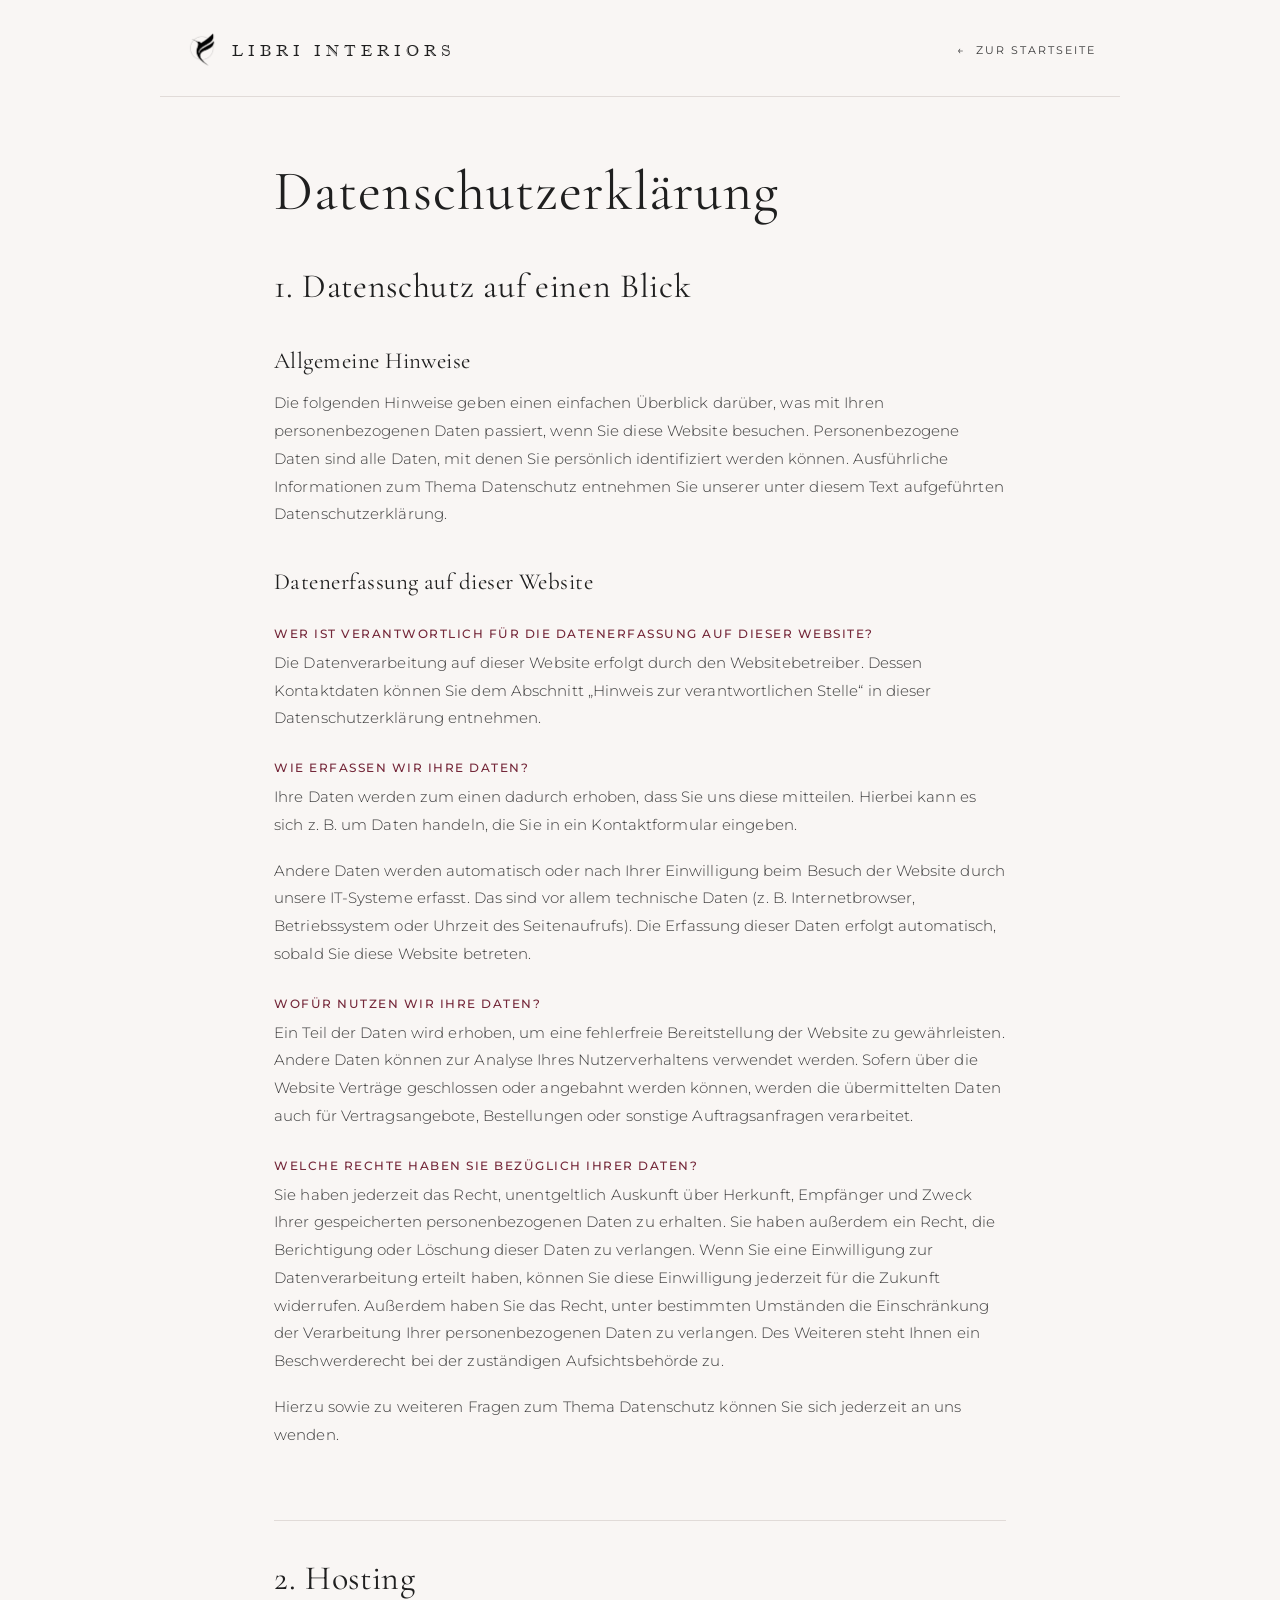
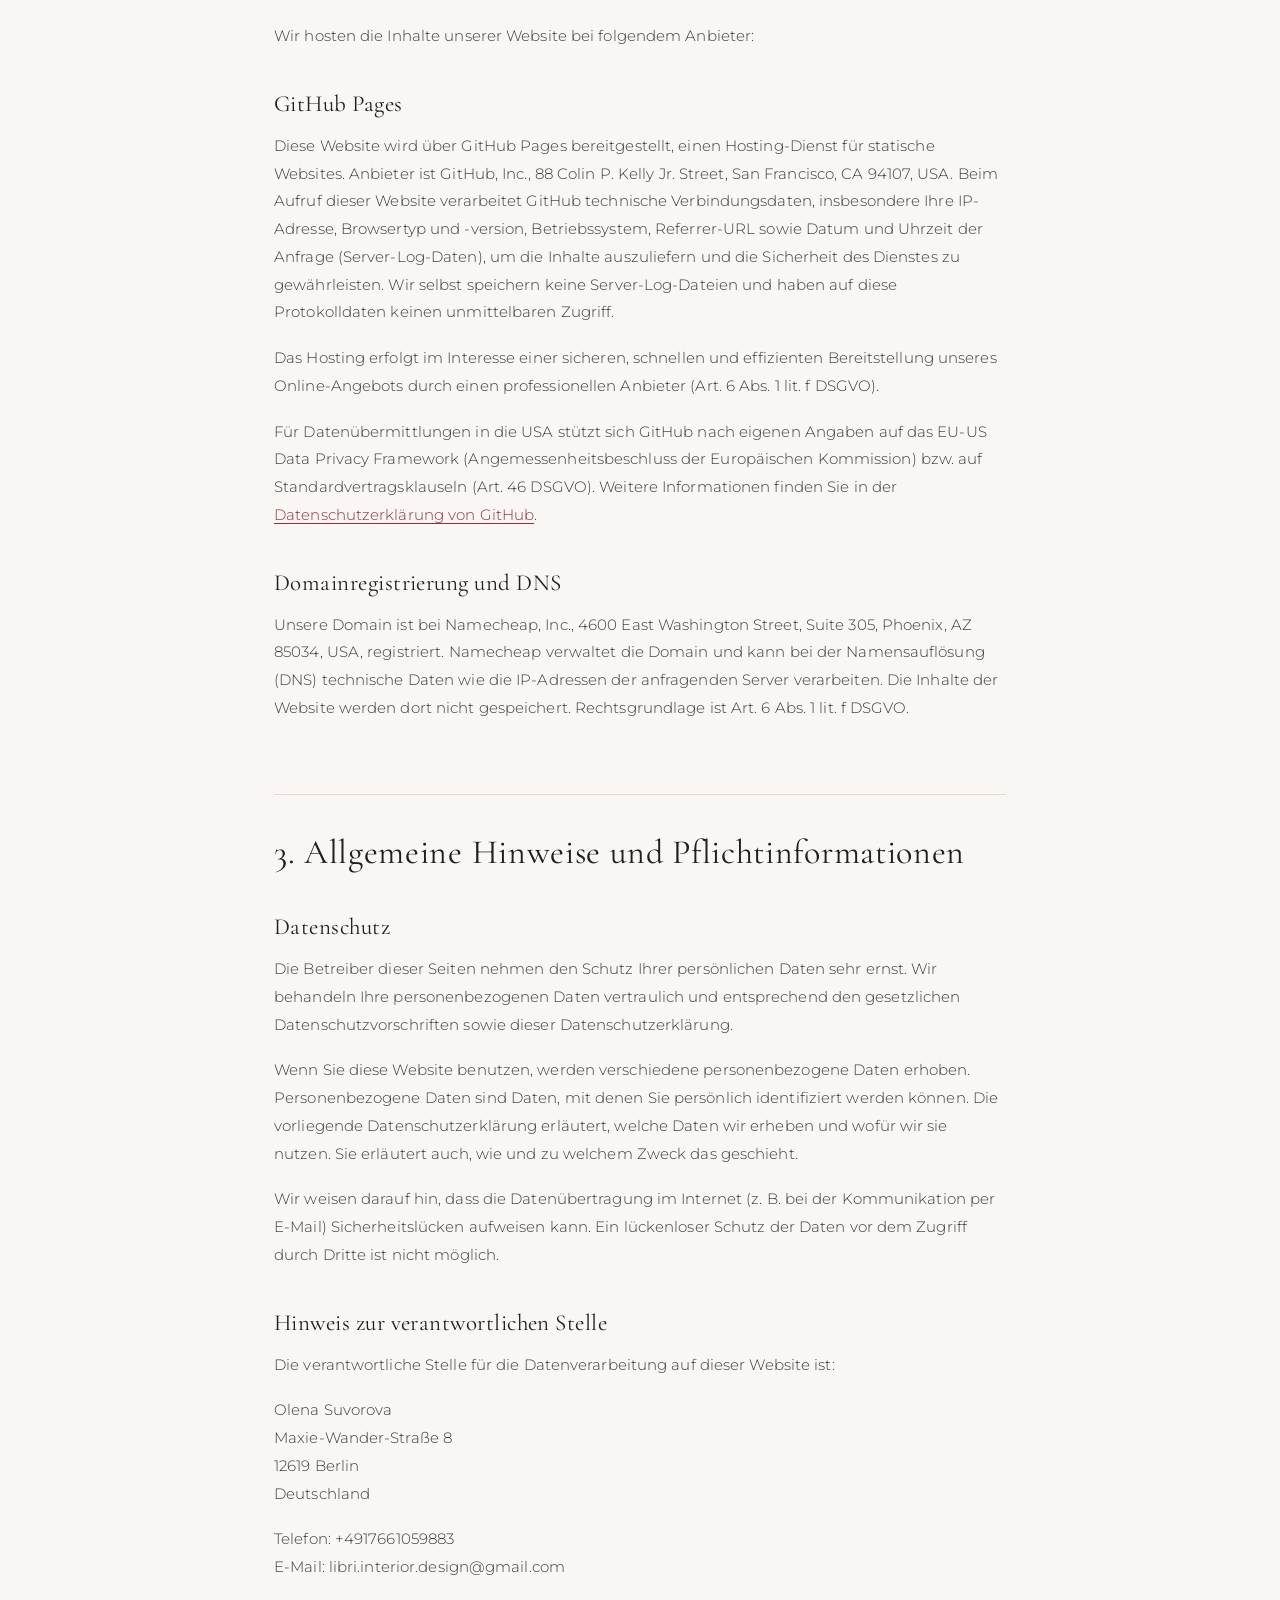
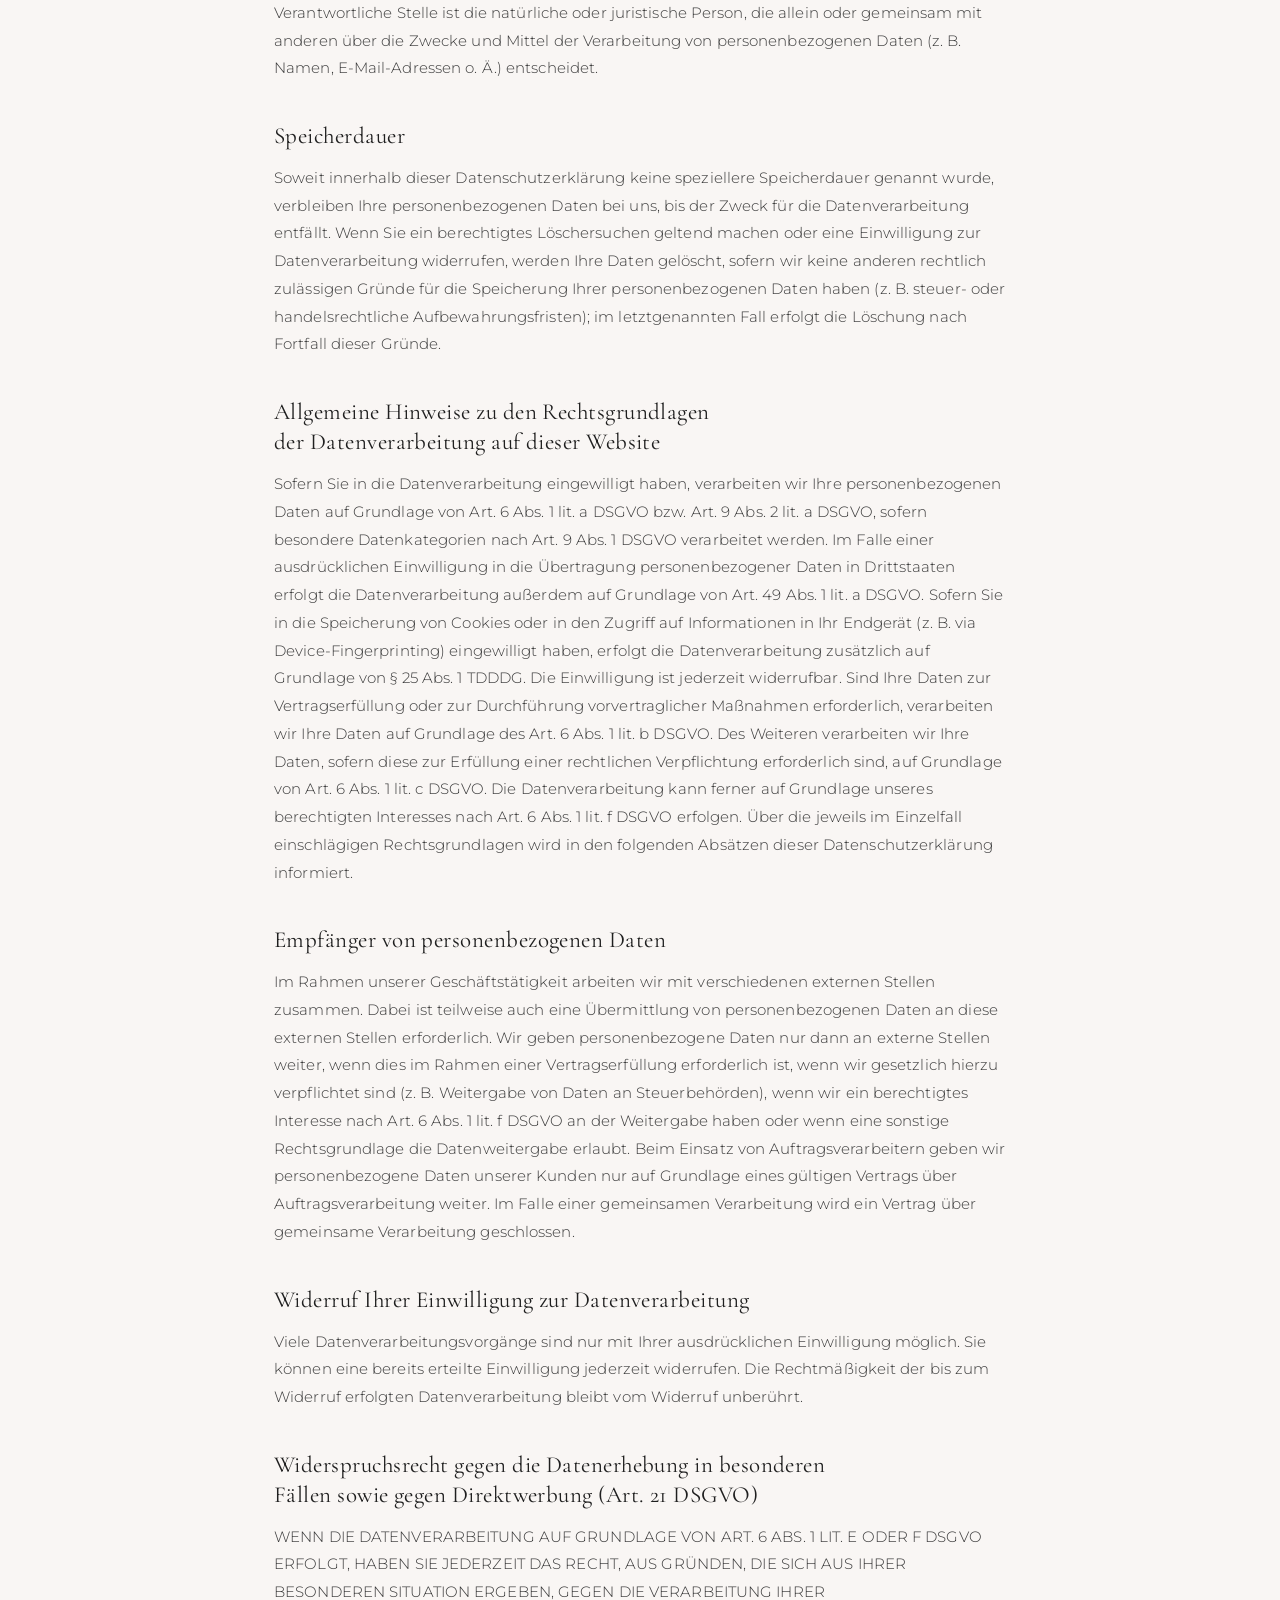
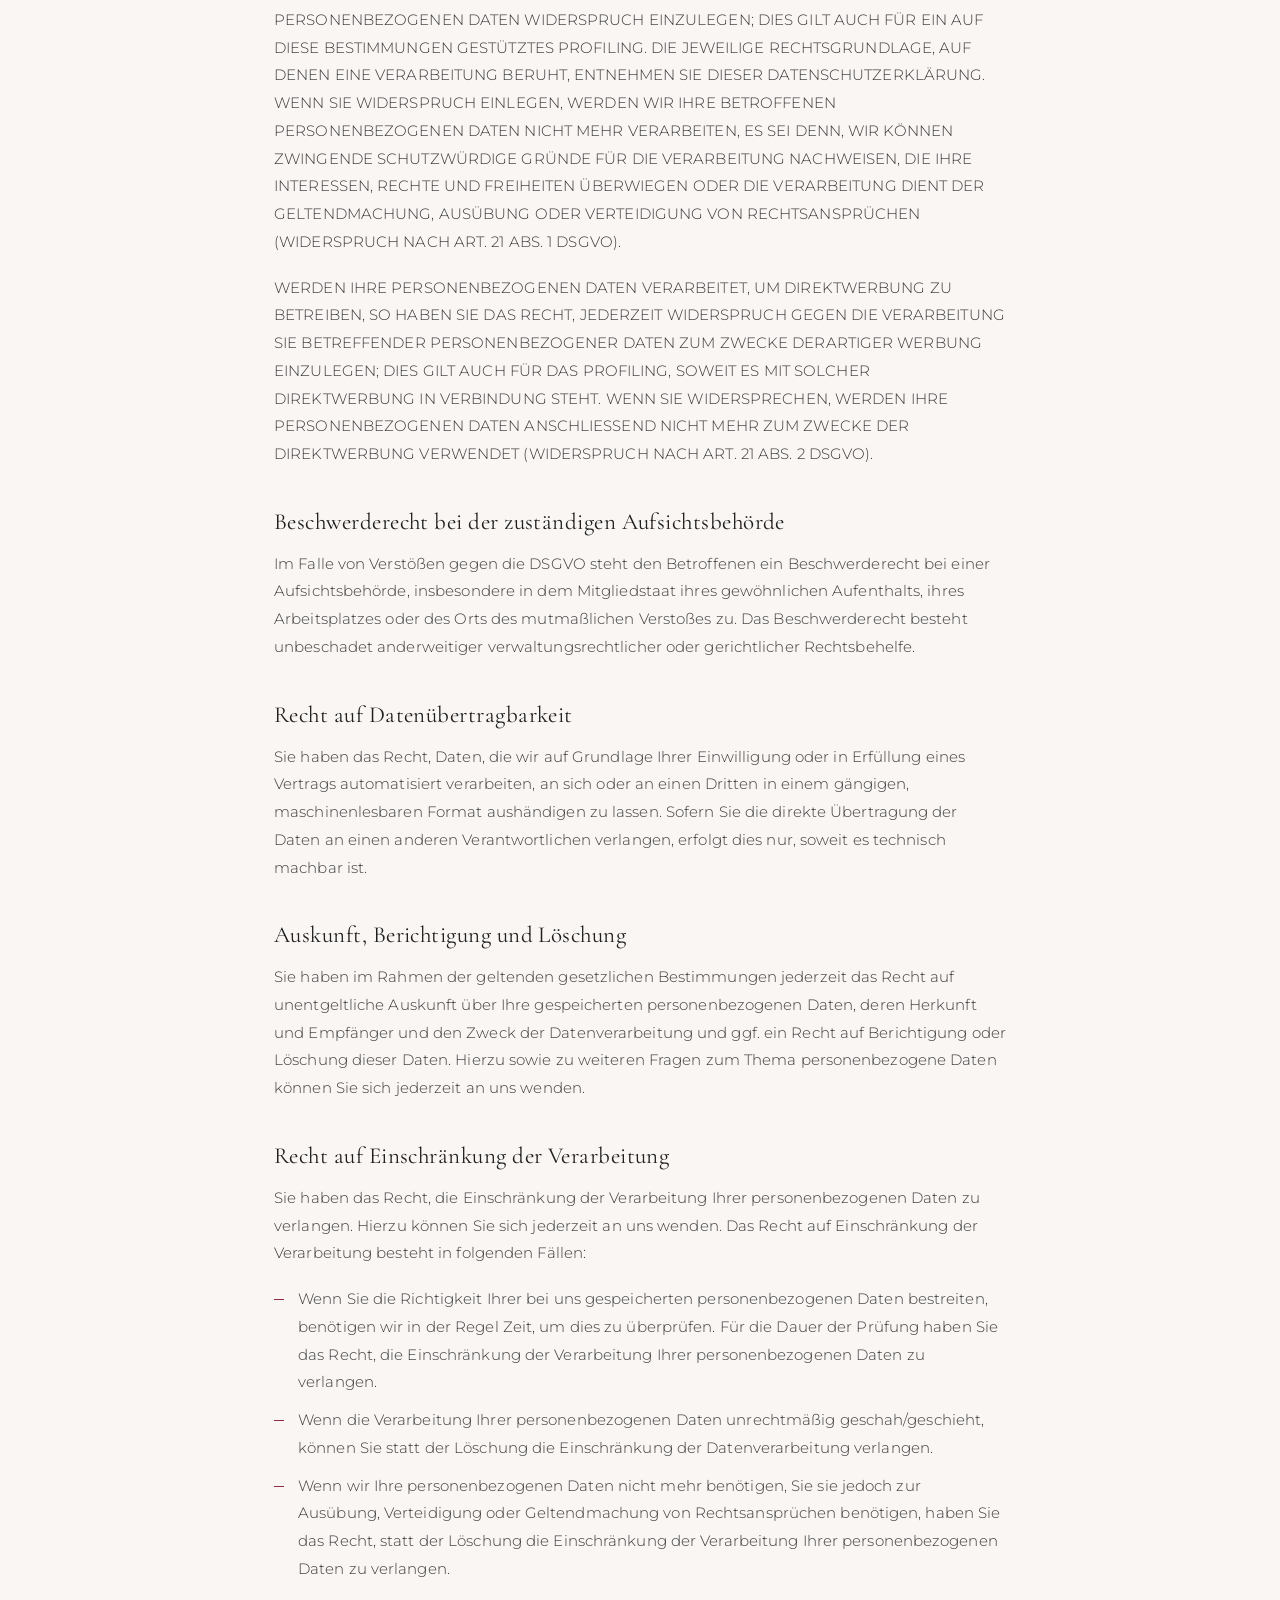
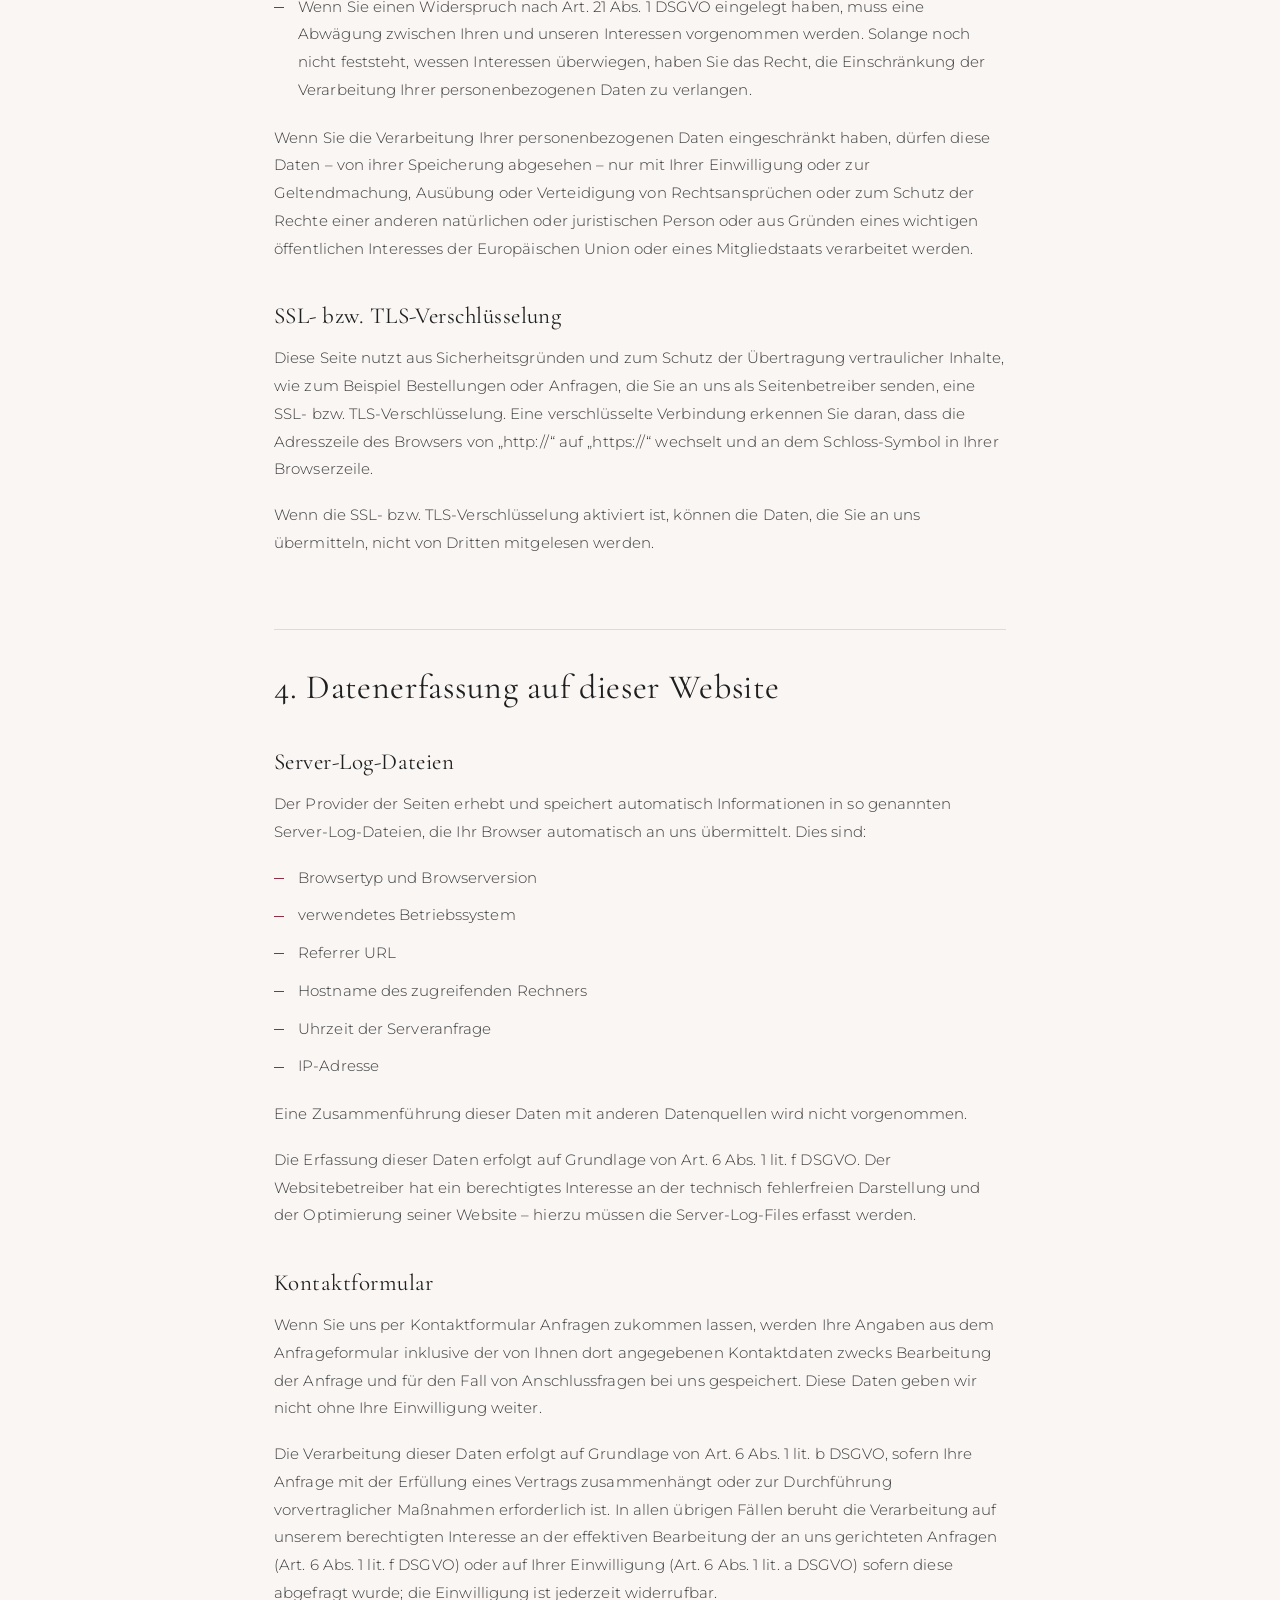
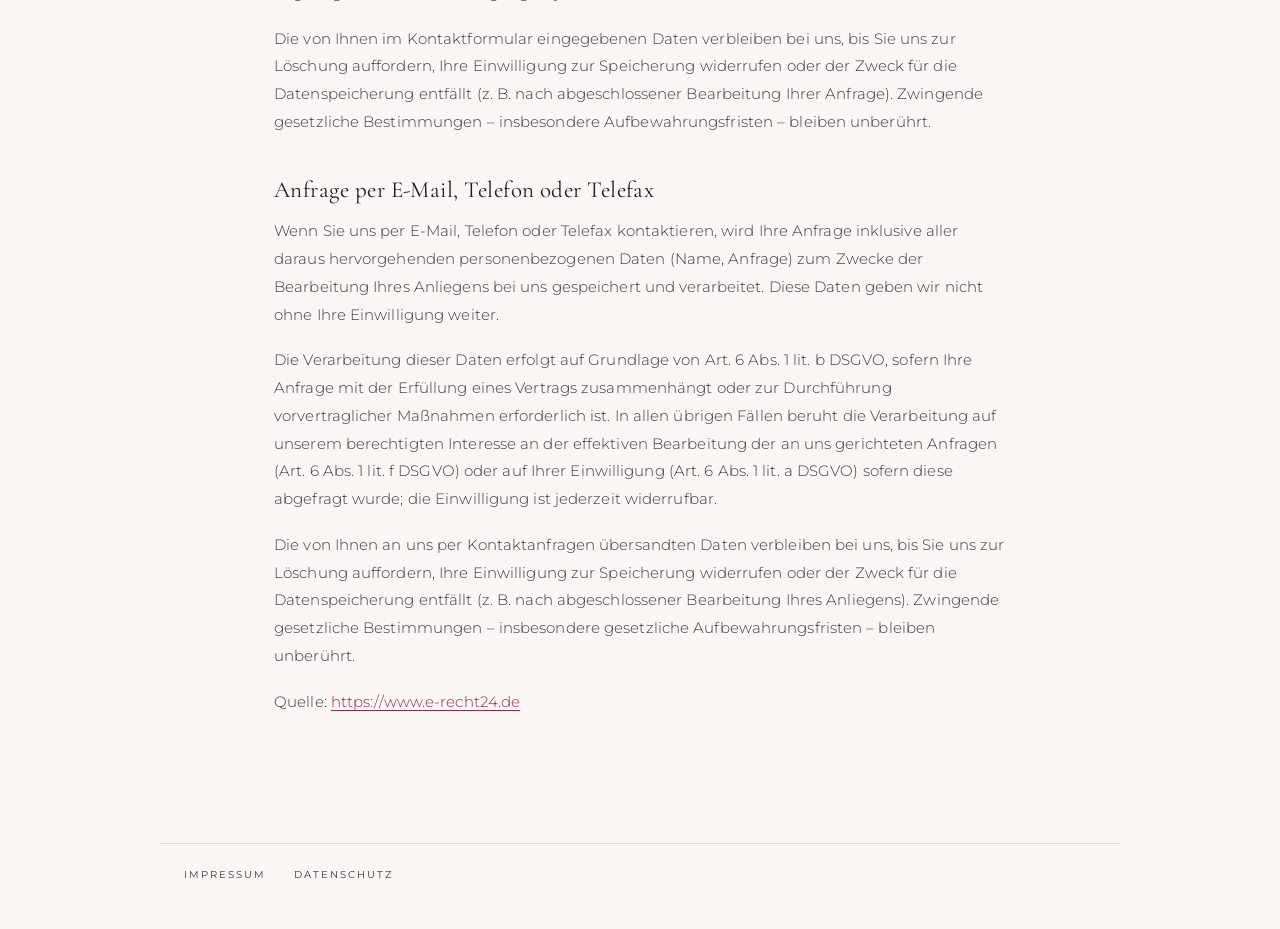
<file: datenschutz.html>
<!DOCTYPE html>
<html lang="de">
<head>
  <meta charset="UTF-8">
  <meta name="viewport" content="width=device-width, initial-scale=1">
  <title>Datenschutzerklärung – Libri Interiors</title>
  <meta name="robots" content="noindex, follow">
  <link rel="preconnect" href="https://fonts.googleapis.com">
  <link rel="preconnect" href="https://fonts.gstatic.com" crossorigin>
  <link rel="stylesheet" href="https://fonts.googleapis.com/css2?family=Cormorant+Garamond:ital,wght@0,300;0,400;0,500;0,600;1,300;1,400;1,500&family=Montserrat:wght@300;400;500;600&display=swap">
  <link rel="stylesheet" href="style/index.css">
  <link rel="stylesheet" href="style/legal.css">
  <link rel="stylesheet" href="style/datenschutz.css">
  <link rel="icon" type="image/png" href="img/favicon/kolibri1.png">
</head>
<body class="legal-body page-datenschutz" data-page="datenschutz">
  <header class="legal-header">
    <div>
      <a href="index.html" class="brand-logo-link" aria-label="LIBRI INTERIORS – Startseite" data-i18n="[aria-label]logo_label">
        <img src="img/favicon/kolibri1.png" alt="" class="brand-logo-img">
        <span class="legal-logo">LIBRI INTERIORS</span>
      </a>
    </div>
    <a href="index.html" class="legal-back" data-i18n="back">Zur Startseite</a>
  </header>
 
  <main class="legal-page" data-i18n="content">
    <h1>Datenschutz&shy;erkl&auml;rung</h1>
<h2>1. Datenschutz auf einen Blick</h2>
<h3>Allgemeine Hinweise</h3> <p>Die folgenden Hinweise geben einen einfachen &Uuml;berblick dar&uuml;ber, was mit Ihren personenbezogenen Daten passiert, wenn Sie diese Website besuchen. Personenbezogene Daten sind alle Daten, mit denen Sie pers&ouml;nlich identifiziert werden k&ouml;nnen. Ausf&uuml;hrliche Informationen zum Thema Datenschutz entnehmen Sie unserer unter diesem Text aufgef&uuml;hrten Datenschutzerkl&auml;rung.</p>
<h3>Datenerfassung auf dieser Website</h3> <h4>Wer ist verantwortlich f&uuml;r die Datenerfassung auf dieser Website?</h4> <p>Die Datenverarbeitung auf dieser Website erfolgt durch den Websitebetreiber. Dessen Kontaktdaten k&ouml;nnen Sie dem Abschnitt &bdquo;Hinweis zur verantwortlichen Stelle&ldquo; in dieser Datenschutzerkl&auml;rung entnehmen.</p> <h4>Wie erfassen wir Ihre Daten?</h4> <p>Ihre Daten werden zum einen dadurch erhoben, dass Sie uns diese mitteilen. Hierbei kann es sich z.&nbsp;B. um Daten handeln, die Sie in ein Kontaktformular eingeben.</p> <p>Andere Daten werden automatisch oder nach Ihrer Einwilligung beim Besuch der Website durch unsere IT-Systeme erfasst. Das sind vor allem technische Daten (z.&nbsp;B. Internetbrowser, Betriebssystem oder Uhrzeit des Seitenaufrufs). Die Erfassung dieser Daten erfolgt automatisch, sobald Sie diese Website betreten.</p> <h4>Wof&uuml;r nutzen wir Ihre Daten?</h4> <p>Ein Teil der Daten wird erhoben, um eine fehlerfreie Bereitstellung der Website zu gew&auml;hrleisten. Andere Daten k&ouml;nnen zur Analyse Ihres Nutzerverhaltens verwendet werden. Sofern &uuml;ber die Website Vertr&auml;ge geschlossen oder angebahnt werden k&ouml;nnen, werden die &uuml;bermittelten Daten auch f&uuml;r Vertragsangebote, Bestellungen oder sonstige Auftragsanfragen verarbeitet.</p> <h4>Welche Rechte haben Sie bez&uuml;glich Ihrer Daten?</h4> <p>Sie haben jederzeit das Recht, unentgeltlich Auskunft &uuml;ber Herkunft, Empf&auml;nger und Zweck Ihrer gespeicherten personenbezogenen Daten zu erhalten. Sie haben au&szlig;erdem ein Recht, die Berichtigung oder L&ouml;schung dieser Daten zu verlangen. Wenn Sie eine Einwilligung zur Datenverarbeitung erteilt haben, k&ouml;nnen Sie diese Einwilligung jederzeit f&uuml;r die Zukunft widerrufen. Au&szlig;erdem haben Sie das Recht, unter bestimmten Umst&auml;nden die Einschr&auml;nkung der Verarbeitung Ihrer personenbezogenen Daten zu verlangen. Des Weiteren steht Ihnen ein Beschwerderecht bei der zust&auml;ndigen Aufsichtsbeh&ouml;rde zu.</p> <p>Hierzu sowie zu weiteren Fragen zum Thema Datenschutz k&ouml;nnen Sie sich jederzeit an uns wenden.</p>
<h2>2. Hosting</h2>
<p>Wir hosten die Inhalte unserer Website bei folgendem Anbieter:</p>
<h3>GitHub Pages</h3>
<p>Diese Website wird über GitHub Pages bereitgestellt, einen Hosting-Dienst für statische Websites. Anbieter ist GitHub, Inc., 88 Colin P. Kelly Jr. Street, San Francisco, CA 94107, USA. Beim Aufruf dieser Website verarbeitet GitHub technische Verbindungsdaten, insbesondere Ihre IP-Adresse, Browsertyp und -version, Betriebssystem, Referrer-URL sowie Datum und Uhrzeit der Anfrage (Server-Log-Daten), um die Inhalte auszuliefern und die Sicherheit des Dienstes zu gewährleisten. Wir selbst speichern keine Server-Log-Dateien und haben auf diese Protokolldaten keinen unmittelbaren Zugriff.</p>
<p>Das Hosting erfolgt im Interesse einer sicheren, schnellen und effizienten Bereitstellung unseres Online-Angebots durch einen professionellen Anbieter (Art. 6 Abs. 1 lit. f DSGVO).</p>
<p>Für Datenübermittlungen in die USA stützt sich GitHub nach eigenen Angaben auf das EU-US Data Privacy Framework (Angemessenheitsbeschluss der Europäischen Kommission) bzw. auf Standardvertragsklauseln (Art. 46 DSGVO). Weitere Informationen finden Sie in der <a href='https://docs.github.com/en/site-policy/privacy-policies/github-privacy-statement'>Datenschutzerklärung von GitHub</a>.</p>
<h3>Domainregistrierung und DNS</h3>
<p>Unsere Domain ist bei Namecheap, Inc., 4600 East Washington Street, Suite 305, Phoenix, AZ 85034, USA, registriert. Namecheap verwaltet die Domain und kann bei der Namensauflösung (DNS) technische Daten wie die IP-Adressen der anfragenden Server verarbeiten. Die Inhalte der Website werden dort nicht gespeichert. Rechtsgrundlage ist Art. 6 Abs. 1 lit. f DSGVO.</p>
<h2>3. Allgemeine Hinweise und Pflicht&shy;informationen</h2>
<h3>Datenschutz</h3> <p>Die Betreiber dieser Seiten nehmen den Schutz Ihrer pers&ouml;nlichen Daten sehr ernst. Wir behandeln Ihre personenbezogenen Daten vertraulich und entsprechend den gesetzlichen Datenschutzvorschriften sowie dieser Datenschutzerkl&auml;rung.</p> <p>Wenn Sie diese Website benutzen, werden verschiedene personenbezogene Daten erhoben. Personenbezogene Daten sind Daten, mit denen Sie pers&ouml;nlich identifiziert werden k&ouml;nnen. Die vorliegende Datenschutzerkl&auml;rung erl&auml;utert, welche Daten wir erheben und wof&uuml;r wir sie nutzen. Sie erl&auml;utert auch, wie und zu welchem Zweck das geschieht.</p> <p>Wir weisen darauf hin, dass die Daten&uuml;bertragung im Internet (z.&nbsp;B. bei der Kommunikation per E-Mail) Sicherheitsl&uuml;cken aufweisen kann. Ein l&uuml;ckenloser Schutz der Daten vor dem Zugriff durch Dritte ist nicht m&ouml;glich.</p>
<h3>Hinweis zur verantwortlichen Stelle</h3> <p>Die verantwortliche Stelle f&uuml;r die Datenverarbeitung auf dieser Website ist:</p> <p>Olena Suvorova<br />
Maxie-Wander-Stra&szlig;e 8<br />
12619 Berlin <br />
Deutschland</p>

<p>Telefon: +4917661059883<br />
E-Mail: libri.interior.design@gmail.com</p>
 <p>Verantwortliche Stelle ist die nat&uuml;rliche oder juristische Person, die allein oder gemeinsam mit anderen &uuml;ber die Zwecke und Mittel der Verarbeitung von personenbezogenen Daten (z.&nbsp;B. Namen, E-Mail-Adressen o. &Auml;.) entscheidet.</p>

<h3>Speicherdauer</h3> <p>Soweit innerhalb dieser Datenschutzerkl&auml;rung keine speziellere Speicherdauer genannt wurde, verbleiben Ihre personenbezogenen Daten bei uns, bis der Zweck f&uuml;r die Datenverarbeitung entf&auml;llt. Wenn Sie ein berechtigtes L&ouml;schersuchen geltend machen oder eine Einwilligung zur Datenverarbeitung widerrufen, werden Ihre Daten gel&ouml;scht, sofern wir keine anderen rechtlich zul&auml;ssigen Gr&uuml;nde f&uuml;r die Speicherung Ihrer personenbezogenen Daten haben (z.&nbsp;B. steuer- oder handelsrechtliche Aufbewahrungsfristen); im letztgenannten Fall erfolgt die L&ouml;schung nach Fortfall dieser Gr&uuml;nde.</p>
<h3>Allgemeine Hinweise zu den Rechtsgrundlagen der Datenverarbeitung auf dieser Website</h3> <p>Sofern Sie in die Datenverarbeitung eingewilligt haben, verarbeiten wir Ihre personenbezogenen Daten auf Grundlage von Art. 6 Abs. 1 lit. a DSGVO bzw. Art. 9 Abs. 2 lit. a DSGVO, sofern besondere Datenkategorien nach Art. 9 Abs. 1 DSGVO verarbeitet werden. Im Falle einer ausdr&uuml;cklichen Einwilligung in die &Uuml;bertragung personenbezogener Daten in Drittstaaten erfolgt die Datenverarbeitung au&szlig;erdem auf Grundlage von Art. 49 Abs. 1 lit. a DSGVO. Sofern Sie in die Speicherung von Cookies oder in den Zugriff auf Informationen in Ihr Endger&auml;t (z.&nbsp;B. via Device-Fingerprinting) eingewilligt haben, erfolgt die Datenverarbeitung zus&auml;tzlich auf Grundlage von &sect; 25 Abs. 1 TDDDG. Die Einwilligung ist jederzeit widerrufbar. Sind Ihre Daten zur Vertragserf&uuml;llung oder zur Durchf&uuml;hrung vorvertraglicher Ma&szlig;nahmen erforderlich, verarbeiten wir Ihre Daten auf Grundlage des Art. 6 Abs. 1 lit. b DSGVO. Des Weiteren verarbeiten wir Ihre Daten, sofern diese zur Erf&uuml;llung einer rechtlichen Verpflichtung erforderlich sind, auf Grundlage von Art. 6 Abs. 1 lit. c DSGVO. Die Datenverarbeitung kann ferner auf Grundlage unseres berechtigten Interesses nach Art. 6 Abs. 1 lit. f DSGVO erfolgen. &Uuml;ber die jeweils im Einzelfall einschl&auml;gigen Rechtsgrundlagen wird in den folgenden Abs&auml;tzen dieser Datenschutzerkl&auml;rung informiert.</p>
<h3>Empf&auml;nger von personenbezogenen Daten</h3> <p>Im Rahmen unserer Gesch&auml;ftst&auml;tigkeit arbeiten wir mit verschiedenen externen Stellen zusammen. Dabei ist teilweise auch eine &Uuml;bermittlung von personenbezogenen Daten an diese externen Stellen erforderlich. Wir geben personenbezogene Daten nur dann an externe Stellen weiter, wenn dies im Rahmen einer Vertragserf&uuml;llung erforderlich ist, wenn wir gesetzlich hierzu verpflichtet sind (z.&nbsp;B. Weitergabe von Daten an Steuerbeh&ouml;rden), wenn wir ein berechtigtes Interesse nach Art. 6 Abs. 1 lit. f DSGVO an der Weitergabe haben oder wenn eine sonstige Rechtsgrundlage die Datenweitergabe erlaubt. Beim Einsatz von Auftragsverarbeitern geben wir personenbezogene Daten unserer Kunden nur auf Grundlage eines g&uuml;ltigen Vertrags &uuml;ber Auftragsverarbeitung weiter. Im Falle einer gemeinsamen Verarbeitung wird ein Vertrag &uuml;ber gemeinsame Verarbeitung geschlossen.</p>
<h3>Widerruf Ihrer Einwilligung zur Datenverarbeitung</h3> <p>Viele Datenverarbeitungsvorg&auml;nge sind nur mit Ihrer ausdr&uuml;cklichen Einwilligung m&ouml;glich. Sie k&ouml;nnen eine bereits erteilte Einwilligung jederzeit widerrufen. Die Rechtm&auml;&szlig;igkeit der bis zum Widerruf erfolgten Datenverarbeitung bleibt vom Widerruf unber&uuml;hrt.</p>
<h3>Widerspruchsrecht gegen die Datenerhebung in besonderen F&auml;llen sowie gegen Direktwerbung (Art. 21 DSGVO)</h3> <p>WENN DIE DATENVERARBEITUNG AUF GRUNDLAGE VON ART. 6 ABS. 1 LIT. E ODER F DSGVO ERFOLGT, HABEN SIE JEDERZEIT DAS RECHT, AUS GR&Uuml;NDEN, DIE SICH AUS IHRER BESONDEREN SITUATION ERGEBEN, GEGEN DIE VERARBEITUNG IHRER PERSONENBEZOGENEN DATEN WIDERSPRUCH EINZULEGEN; DIES GILT AUCH F&Uuml;R EIN AUF DIESE BESTIMMUNGEN GEST&Uuml;TZTES PROFILING. DIE JEWEILIGE RECHTSGRUNDLAGE, AUF DENEN EINE VERARBEITUNG BERUHT, ENTNEHMEN SIE DIESER DATENSCHUTZERKL&Auml;RUNG. WENN SIE WIDERSPRUCH EINLEGEN, WERDEN WIR IHRE BETROFFENEN PERSONENBEZOGENEN DATEN NICHT MEHR VERARBEITEN, ES SEI DENN, WIR K&Ouml;NNEN ZWINGENDE SCHUTZW&Uuml;RDIGE GR&Uuml;NDE F&Uuml;R DIE VERARBEITUNG NACHWEISEN, DIE IHRE INTERESSEN, RECHTE UND FREIHEITEN &Uuml;BERWIEGEN ODER DIE VERARBEITUNG DIENT DER GELTENDMACHUNG, AUS&Uuml;BUNG ODER VERTEIDIGUNG VON RECHTSANSPR&Uuml;CHEN (WIDERSPRUCH NACH ART. 21 ABS. 1 DSGVO).</p> <p>WERDEN IHRE PERSONENBEZOGENEN DATEN VERARBEITET, UM DIREKTWERBUNG ZU BETREIBEN, SO HABEN SIE DAS RECHT, JEDERZEIT WIDERSPRUCH GEGEN DIE VERARBEITUNG SIE BETREFFENDER PERSONENBEZOGENER DATEN ZUM ZWECKE DERARTIGER WERBUNG EINZULEGEN; DIES GILT AUCH F&Uuml;R DAS PROFILING, SOWEIT ES MIT SOLCHER DIREKTWERBUNG IN VERBINDUNG STEHT. WENN SIE WIDERSPRECHEN, WERDEN IHRE PERSONENBEZOGENEN DATEN ANSCHLIESSEND NICHT MEHR ZUM ZWECKE DER DIREKTWERBUNG VERWENDET (WIDERSPRUCH NACH ART. 21 ABS. 2 DSGVO).</p>
<h3>Beschwerde&shy;recht bei der zust&auml;ndigen Aufsichts&shy;beh&ouml;rde</h3> <p>Im Falle von Verst&ouml;&szlig;en gegen die DSGVO steht den Betroffenen ein Beschwerderecht bei einer Aufsichtsbeh&ouml;rde, insbesondere in dem Mitgliedstaat ihres gew&ouml;hnlichen Aufenthalts, ihres Arbeitsplatzes oder des Orts des mutma&szlig;lichen Versto&szlig;es zu. Das Beschwerderecht besteht unbeschadet anderweitiger verwaltungsrechtlicher oder gerichtlicher Rechtsbehelfe.</p>
<h3>Recht auf Daten&shy;&uuml;bertrag&shy;barkeit</h3> <p>Sie haben das Recht, Daten, die wir auf Grundlage Ihrer Einwilligung oder in Erf&uuml;llung eines Vertrags automatisiert verarbeiten, an sich oder an einen Dritten in einem g&auml;ngigen, maschinenlesbaren Format aush&auml;ndigen zu lassen. Sofern Sie die direkte &Uuml;bertragung der Daten an einen anderen Verantwortlichen verlangen, erfolgt dies nur, soweit es technisch machbar ist.</p>
<h3>Auskunft, Berichtigung und L&ouml;schung</h3> <p>Sie haben im Rahmen der geltenden gesetzlichen Bestimmungen jederzeit das Recht auf unentgeltliche Auskunft &uuml;ber Ihre gespeicherten personenbezogenen Daten, deren Herkunft und Empf&auml;nger und den Zweck der Datenverarbeitung und ggf. ein Recht auf Berichtigung oder L&ouml;schung dieser Daten. Hierzu sowie zu weiteren Fragen zum Thema personenbezogene Daten k&ouml;nnen Sie sich jederzeit an uns wenden.</p>
<h3>Recht auf Einschr&auml;nkung der Verarbeitung</h3> <p>Sie haben das Recht, die Einschr&auml;nkung der Verarbeitung Ihrer personenbezogenen Daten zu verlangen. Hierzu k&ouml;nnen Sie sich jederzeit an uns wenden. Das Recht auf Einschr&auml;nkung der Verarbeitung besteht in folgenden F&auml;llen:</p> <ul> <li>Wenn Sie die Richtigkeit Ihrer bei uns gespeicherten personenbezogenen Daten bestreiten, ben&ouml;tigen wir in der Regel Zeit, um dies zu &uuml;berpr&uuml;fen. F&uuml;r die Dauer der Pr&uuml;fung haben Sie das Recht, die Einschr&auml;nkung der Verarbeitung Ihrer personenbezogenen Daten zu verlangen.</li> <li>Wenn die Verarbeitung Ihrer personenbezogenen Daten unrechtm&auml;&szlig;ig geschah/geschieht, k&ouml;nnen Sie statt der L&ouml;schung die Einschr&auml;nkung der Datenverarbeitung verlangen.</li> <li>Wenn wir Ihre personenbezogenen Daten nicht mehr ben&ouml;tigen, Sie sie jedoch zur Aus&uuml;bung, Verteidigung oder Geltendmachung von Rechtsanspr&uuml;chen ben&ouml;tigen, haben Sie das Recht, statt der L&ouml;schung die Einschr&auml;nkung der Verarbeitung Ihrer personenbezogenen Daten zu verlangen.</li> <li>Wenn Sie einen Widerspruch nach Art. 21 Abs. 1 DSGVO eingelegt haben, muss eine Abw&auml;gung zwischen Ihren und unseren Interessen vorgenommen werden. Solange noch nicht feststeht, wessen Interessen &uuml;berwiegen, haben Sie das Recht, die Einschr&auml;nkung der Verarbeitung Ihrer personenbezogenen Daten zu verlangen.</li> </ul> <p>Wenn Sie die Verarbeitung Ihrer personenbezogenen Daten eingeschr&auml;nkt haben, d&uuml;rfen diese Daten &ndash; von ihrer Speicherung abgesehen &ndash; nur mit Ihrer Einwilligung oder zur Geltendmachung, Aus&uuml;bung oder Verteidigung von Rechtsanspr&uuml;chen oder zum Schutz der Rechte einer anderen nat&uuml;rlichen oder juristischen Person oder aus Gr&uuml;nden eines wichtigen &ouml;ffentlichen Interesses der Europ&auml;ischen Union oder eines Mitgliedstaats verarbeitet werden.</p>
<h3>SSL- bzw. TLS-Verschl&uuml;sselung</h3> <p>Diese Seite nutzt aus Sicherheitsgr&uuml;nden und zum Schutz der &Uuml;bertragung vertraulicher Inhalte, wie zum Beispiel Bestellungen oder Anfragen, die Sie an uns als Seitenbetreiber senden, eine SSL- bzw. TLS-Verschl&uuml;sselung. Eine verschl&uuml;sselte Verbindung erkennen Sie daran, dass die Adresszeile des Browsers von &bdquo;http://&ldquo; auf &bdquo;https://&ldquo; wechselt und an dem Schloss-Symbol in Ihrer Browserzeile.</p> <p>Wenn die SSL- bzw. TLS-Verschl&uuml;sselung aktiviert ist, k&ouml;nnen die Daten, die Sie an uns &uuml;bermitteln, nicht von Dritten mitgelesen werden.</p>
<h2>4. Datenerfassung auf dieser Website</h2>
<h3>Server-Log-Dateien</h3> <p>Der Provider der Seiten erhebt und speichert automatisch Informationen in so genannten Server-Log-Dateien, die Ihr Browser automatisch an uns &uuml;bermittelt. Dies sind:</p> <ul> <li>Browsertyp und Browserversion</li> <li>verwendetes Betriebssystem</li> <li>Referrer URL</li> <li>Hostname des zugreifenden Rechners</li> <li>Uhrzeit der Serveranfrage</li> <li>IP-Adresse</li> </ul> <p>Eine Zusammenf&uuml;hrung dieser Daten mit anderen Datenquellen wird nicht vorgenommen.</p> <p>Die Erfassung dieser Daten erfolgt auf Grundlage von Art. 6 Abs. 1 lit. f DSGVO. Der Websitebetreiber hat ein berechtigtes Interesse an der technisch fehlerfreien Darstellung und der Optimierung seiner Website &ndash; hierzu m&uuml;ssen die Server-Log-Files erfasst werden.</p>
<h3>Kontaktformular</h3> <p>Wenn Sie uns per Kontaktformular Anfragen zukommen lassen, werden Ihre Angaben aus dem Anfrageformular inklusive der von Ihnen dort angegebenen Kontaktdaten zwecks Bearbeitung der Anfrage und f&uuml;r den Fall von Anschlussfragen bei uns gespeichert. Diese Daten geben wir nicht ohne Ihre Einwilligung weiter.</p> <p>Die Verarbeitung dieser Daten erfolgt auf Grundlage von Art. 6 Abs. 1 lit. b DSGVO, sofern Ihre Anfrage mit der Erf&uuml;llung eines Vertrags zusammenh&auml;ngt oder zur Durchf&uuml;hrung vorvertraglicher Ma&szlig;nahmen erforderlich ist. In allen &uuml;brigen F&auml;llen beruht die Verarbeitung auf unserem berechtigten Interesse an der effektiven Bearbeitung der an uns gerichteten Anfragen (Art. 6 Abs. 1 lit. f DSGVO) oder auf Ihrer Einwilligung (Art. 6 Abs. 1 lit. a DSGVO) sofern diese abgefragt wurde; die Einwilligung ist jederzeit widerrufbar.</p> <p>Die von Ihnen im Kontaktformular eingegebenen Daten verbleiben bei uns, bis Sie uns zur L&ouml;schung auffordern, Ihre Einwilligung zur Speicherung widerrufen oder der Zweck f&uuml;r die Datenspeicherung entf&auml;llt (z.&nbsp;B. nach abgeschlossener Bearbeitung Ihrer Anfrage). Zwingende gesetzliche Bestimmungen &ndash; insbesondere Aufbewahrungsfristen &ndash; bleiben unber&uuml;hrt.</p>
<h3>Anfrage per E-Mail, Telefon oder Telefax</h3> <p>Wenn Sie uns per E-Mail, Telefon oder Telefax kontaktieren, wird Ihre Anfrage inklusive aller daraus hervorgehenden personenbezogenen Daten (Name, Anfrage) zum Zwecke der Bearbeitung Ihres Anliegens bei uns gespeichert und verarbeitet. Diese Daten geben wir nicht ohne Ihre Einwilligung weiter.</p> <p>Die Verarbeitung dieser Daten erfolgt auf Grundlage von Art. 6 Abs. 1 lit. b DSGVO, sofern Ihre Anfrage mit der Erf&uuml;llung eines Vertrags zusammenh&auml;ngt oder zur Durchf&uuml;hrung vorvertraglicher Ma&szlig;nahmen erforderlich ist. In allen &uuml;brigen F&auml;llen beruht die Verarbeitung auf unserem berechtigten Interesse an der effektiven Bearbeitung der an uns gerichteten Anfragen (Art. 6 Abs. 1 lit. f DSGVO) oder auf Ihrer Einwilligung (Art. 6 Abs. 1 lit. a DSGVO) sofern diese abgefragt wurde; die Einwilligung ist jederzeit widerrufbar.</p> <p>Die von Ihnen an uns per Kontaktanfragen &uuml;bersandten Daten verbleiben bei uns, bis Sie uns zur L&ouml;schung auffordern, Ihre Einwilligung zur Speicherung widerrufen oder der Zweck f&uuml;r die Datenspeicherung entf&auml;llt (z.&nbsp;B. nach abgeschlossener Bearbeitung Ihres Anliegens). Zwingende gesetzliche Bestimmungen &ndash; insbesondere gesetzliche Aufbewahrungsfristen &ndash; bleiben unber&uuml;hrt.</p>
<p>Quelle: <a href="https://www.e-recht24.de">https://www.e-recht24.de</a></p>
  </main>
 
  <footer class="legal-footer">
    <a href="impressum.html" data-i18n="footer_impressum">Impressum</a>
    <a href="datenschutz.html" data-i18n="footer_datenschutz">Datenschutz</a>
  </footer>
  <script src="script/legal-i18n.js" defer></script>
</body>
</html>
</file>
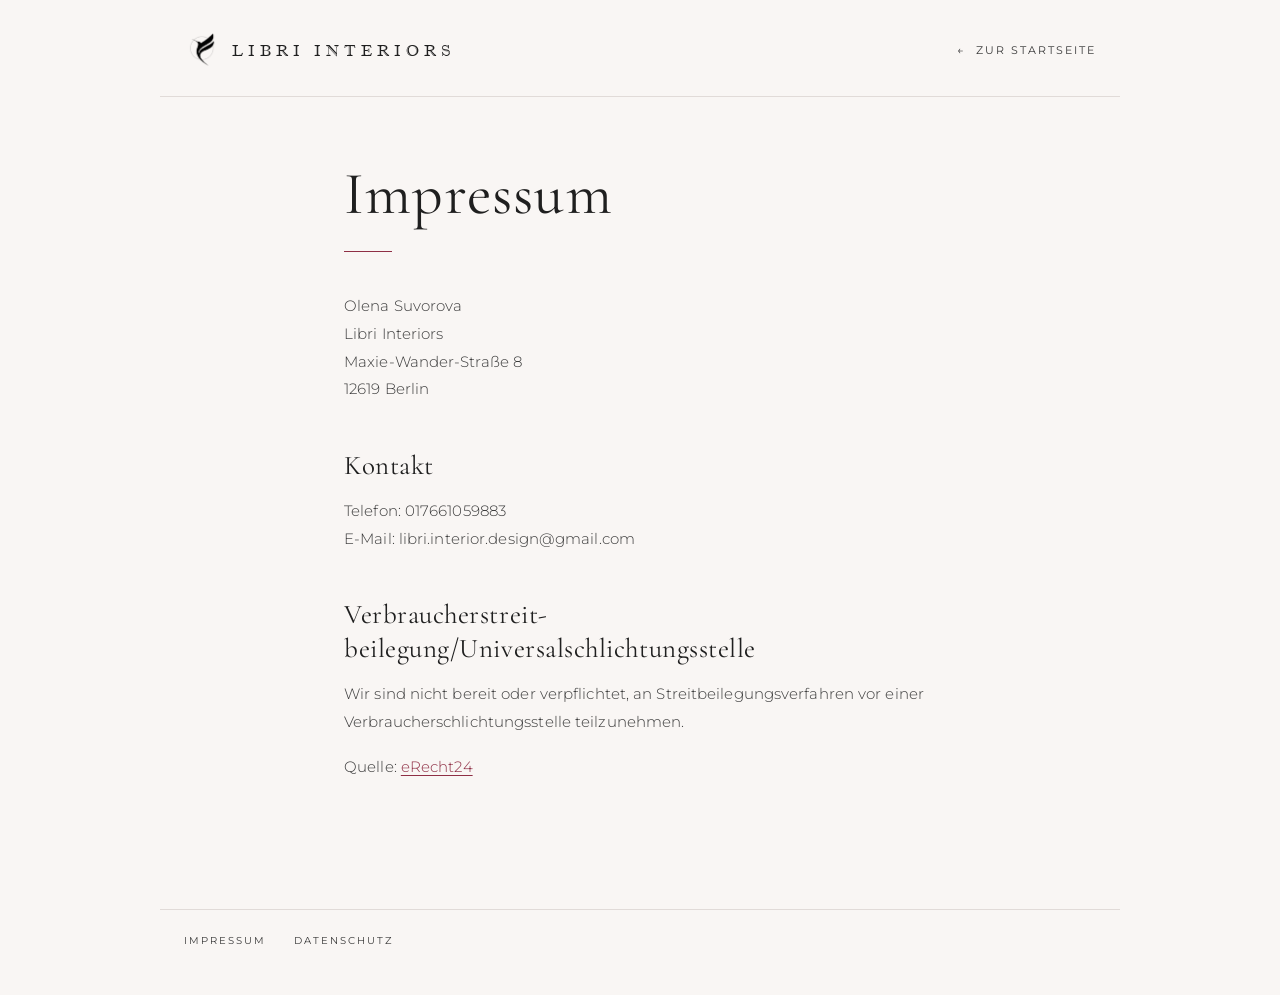
<file: impressum.html>
<!DOCTYPE html>
<html lang="de">
<head>
  <meta charset="UTF-8">
  <meta name="viewport" content="width=device-width, initial-scale=1">
  <title>Impressum – Libri Interiors</title>
  <meta name="robots" content="noindex, follow">
  <link rel="preconnect" href="https://fonts.googleapis.com">
  <link rel="preconnect" href="https://fonts.gstatic.com" crossorigin>
  <link rel="stylesheet" href="https://fonts.googleapis.com/css2?family=Cormorant+Garamond:ital,wght@0,300;0,400;0,500;0,600;1,300;1,400;1,500&family=Montserrat:wght@300;400;500;600&display=swap">
  <link rel="stylesheet" href="style/index.css">
  <link rel="stylesheet" href="style/legal.css">
  <link rel="stylesheet" href="style/impressum.css">
  <link rel="icon" type="image/png" href="img/favicon/kolibri1.png">
</head>
<body class="legal-body page-impressum" data-page="impressum">
  <header class="legal-header">
    <div>
      <a href="index.html" class="brand-logo-link" aria-label="LIBRI INTERIORS – Startseite" data-i18n="[aria-label]logo_label">
        <img src="img/favicon/kolibri1.png" alt="" class="brand-logo-img">
        <span class="legal-logo">LIBRI INTERIORS</span>
      </a>
    </div>
    <a href="index.html" class="legal-back" data-i18n="back">Zur Startseite</a>
  </header>

  <main class="legal-page" data-i18n="content">
    <h1>Impressum</h1>

    <p>Olena Suvorova<br />
    Libri Interiors<br />
    Maxie-Wander-Stra&szlig;e 8<br />
    12619 Berlin</p>

    <h2>Kontakt</h2>
    <p>Telefon: 017661059883<br />
    E-Mail: libri.interior.design@gmail.com</p>

    <h2>Verbraucher&shy;streit&shy;beilegung/Universal&shy;schlichtungs&shy;stelle</h2>
    <p>Wir sind nicht bereit oder verpflichtet, an Streitbeilegungsverfahren vor einer Verbraucherschlichtungsstelle teilzunehmen.</p>

    <p>Quelle: <a href="https://www.e-recht24.de">eRecht24</a></p>
  </main>

  <footer class="legal-footer">
    <a href="impressum.html" data-i18n="footer_impressum">Impressum</a>
    <a href="datenschutz.html" data-i18n="footer_datenschutz">Datenschutz</a>
  </footer>
  <script src="script/legal-i18n.js" defer></script>
</body>
</html>
</file>
<file: style/index.css>
/* Шрифти (Cormorant Garamond & Montserrat) підключаються в index.html через <link> */
/* Підключення локального файлу шрифту */
@font-face {
  font-family: 'Imprint MT Shadow';
  src:
       url('../fonts/imprint-mt-shadow.ttf') format('truetype');
  font-weight: normal;
  font-style: normal;
  font-display: swap;
}
/* --- ОСНОВА & СКИДАННЯ --- */
* {
  margin: 0;
  padding: 0;
  box-sizing: border-box;
  font-family: 'Montserrat', sans-serif;
  scroll-behavior: smooth;
}

html, body {
  max-width: 100%;
  overflow-x: clip; /* Замість hidden, щоб sticky працював */
}

body {
  background-color: #F9F6F4;
  font-family: 'Montserrat', sans-serif;
  color: #3B3B3B;
  -webkit-font-smoothing: antialiased;
}

/* Приклад додавання елегантного шуму на тло */
body::before {
  content: "";
  position: fixed;
  top: 0; left: 0; width: 100%; height: 100%;
  opacity: 0.03; /* Дуже тонкий ефект */
  pointer-events: none;
  background-image: url("data:image/svg+xml,..."); /* SVG noise */
  z-index: 9999;
}

h1, h2, h3, h4, i {
  font-family: 'Cormorant Garamond', serif;
  color: #1F1F1F;
  font-weight: 400;
}
/* Збільшуємо міжрядковий інтервал та розрядку букв */
h1, h2, h3 {
  letter-spacing: 0.02em;
}

h2 {
  line-height: 1.25; /* Робимо заголовок легшим для сприйняття */
}

p, .about-story p, .col-text p {
  line-height: 1.85; /* Повітряний міжрядковий інтервал для тексту */
  letter-spacing: 0.3px;
}

a { text-decoration: none; color: inherit; }

.container {
  max-width: 1400px;
  margin: 0 auto;
  padding: 0 50px;
}

.section-padding {
  padding: 150px 0;
  border-bottom: none;
  position: relative;
}

/* Уніфіковані стилі для заголовків секцій */
.section-header {
  text-align: center;
  max-width: 800px;
  margin: 0 auto 60px auto;
}

.section-tag,
.luxury-tag,
.service-item-tag,
.process-tag-line {
  font-family: 'Montserrat', sans-serif;
  font-size: 14px;
  font-weight: 500;
  letter-spacing: 3px;
  text-transform: uppercase;
  color: rgba(31, 31, 31, 0.5);
  display: block;
  margin-bottom: 14px;
}

.section-title {
  font-family: 'Cormorant Garamond', serif;
  font-size: clamp(32px, 4.2vw, 48px);
  font-weight: 300;
  color: #1F1F1F;
  line-height: 1.2;
  margin: 0;
}

.section-title i {
  font-family: 'Cormorant Garamond', serif;
  font-style: italic;
}

/* Тонкий "видих" замість жорсткої лінії — лише де потрібно акцентувати межу */
.section-padding::after {
  content: '';
  position: absolute;
  bottom: 0; left: 10%; right: 10%;
  height: 1px;
  background: linear-gradient(90deg, transparent, rgba(201,194,189,0.35), transparent);
}

/* --- BACKGROUND LINED GRID --- */
.bg-grid-lines {
  position: fixed;
  top: 0; left: 0; width: 100%; height: 100%;
  pointer-events: none;
  display: flex;
  justify-content: space-between;
  padding: 0 50px;
  z-index: 0;
}
.grid-line {
  width: 1px; height: 100%;
  background-color: rgba(201, 194, 189, 0.15);
}
.about-section,
.full-quote-section,
.portfolio-capsule-section,
#services,
.process-section,
.cta-fluid-section,
#faq,
.contact-section-luxury,
.footer {
  position: relative;
  z-index: 2; /* Нашаровуються поверх Hero */
  background-color: #F7F4F0; /* Обов'язково суцільний фон, щоб Hero не просвічувала */
}

.full-quote-section {
  background-color: #485243;
}

.process-section {
  background-color: #8F2F45;
}



/* --- СКИДАННЯ АНІМАЦІЇ З СЕКЦІЙ --- */
section.reveal,
section.reveal > .container,
section.reveal > .full-quote-container,
section.reveal > .cta-fluid-shape {
  opacity: 1 !important;
  transform: none !important;
  filter: none !important;
}

/* --- ПЛАВНА ПОЯВА ОКРЕНИХ ЕЛЕМЕНТІВ --- */
.reveal-item {
  opacity: 0;
  transform: translateY(35px);
  transition: opacity 0.9s cubic-bezier(0.16, 1, 0.3, 1),
              transform 0.9s cubic-bezier(0.16, 1, 0.3, 1);
  will-change: opacity, transform;
}



/* Стан, коли елемент з'являється на екрані */
.reveal-item.active {
  opacity: 1;
  transform: translateY(0);
}

/* --- ФІКС ПРОЗОРOСТІ ПРИ СКРОЛІ (REVEAL) --- */

/* 1. Самі секції завжди залишаємо 100% непрозорими */
section.reveal {
  opacity: 1 !important;
  transform: none !important;
  filter: none !important;
}

/* 2. Переносимо плавну появу (opacity, transform, blur) на внутрішні контейнери */
section.reveal > .container,
section.reveal > .full-quote-container,
section.reveal > .cta-fluid-shape {
  opacity: 0;
  transform: translateY(40px);
  filter: blur(2px);
  transition: opacity 1.2s cubic-bezier(0.25, 1, 0.5, 1), 
              transform 1.2s cubic-bezier(0.25, 1, 0.5, 1), 
              filter 1.2s cubic-bezier(0.25, 1, 0.5, 1);
  will-change: transform, opacity, filter;
}

/* 3. Коли секція стає активною — плавно показуємо вміст */
section.reveal.active > .container,
section.reveal.active > .full-quote-container,
section.reveal.active > .cta-fluid-shape {
  opacity: 1;
  transform: translateY(0);
  filter: blur(0);
}



/* --- НАВІГАЦІЯ --- */
/* ==========================================================================


/* ==========================================================================
   НАВІГАЦІЯ: ПЛАВНИЙ ПЕРЕХІД ВІД СТАРТУ ДО СКРОЛУ
   ========================================================================== */
.nav-container {
  display: flex; 
  justify-content: space-between;
  align-items: center;
  width: 100%;
  max-width: 1400px;
  margin: 0 auto;
  padding: 0 40px;
}

.nav-left-brand {
  display: flex;
  align-items: center;
}

.navbar {
  z-index: 1000 !important;
  position: fixed;
  width: 100%; 
  top: 0; 
  left: 0;
  padding: 28px 0;
  
  background-color: transparent;
  backdrop-filter: blur(0px);
  -webkit-backdrop-filter: blur(0px);
  border-bottom: 1px solid rgba(201, 194, 189, 0);
  
  /* Збільшений час і плавніша крива для всіх елементів навбару */
  transition: padding 0.7s cubic-bezier(0.16, 1, 0.3, 1), 
              background-color 0.7s cubic-bezier(0.16, 1, 0.3, 1), 
              backdrop-filter 0.7s cubic-bezier(0.16, 1, 0.3, 1), 
              border-color 0.7s cubic-bezier(0.16, 1, 0.3, 1),
              box-shadow 0.7s cubic-bezier(0.16, 1, 0.3, 1);

  opacity: 0;
  transform: translateY(-20px);
  pointer-events: none;
  animation: navbarFadeIn 0.8s cubic-bezier(0.22, 1, 0.36, 1) forwards;
  animation-delay: 1.2s;
}

@keyframes navbarFadeIn {
  to {
    opacity: 1;
    transform: translateY(0);
    pointer-events: auto;
  }
}

/* Логотипи з плавним зникненням/появою */
.nav-logo-img-kolibri {
  width: 42px;
  height: auto;
  margin-right: 18px;
  flex-shrink: 0;
  display: block; 
  opacity: 1;
  transition: opacity 0.5s ease, visibility 0.5s ease;
}

.nav-logo-img-kolibri1 {
  width: 42px;
  height: auto;
  margin-right: 18px;
  flex-shrink: 0;
  display: block; 
  opacity: 0;
  visibility: hidden;
  position: absolute;
  transition: opacity 0.5s ease, visibility 0.5s ease;
}

.navbar.scrolled .nav-logo-img-kolibri {
  opacity: 0;
  visibility: hidden;
  position: absolute;
}

.navbar.scrolled .nav-logo-img-kolibri1 {
  opacity: 1;
  visibility: visible;
  position: relative;
}

/* Стан ПРИ СКРОЛІ (м'яке розмиття і плавна поява фону) */
.navbar.scrolled {
  background-color: rgba(249, 246, 244, 0.90);
  backdrop-filter: blur(16px);
  -webkit-backdrop-filter: blur(16px);
  border-bottom: 1px solid rgba(201, 194, 189, 0.35);
  padding: 16px 0;
  box-shadow: 0 10px 30px rgba(0, 0, 0, 0.03);
}

/* Текст логотипа */
.navbar .nav-logo {
  font-size: 14px; 
  font-weight: 400; 
  letter-spacing: 6px; 
  color: #FFFFFF;
  text-align: left;
  line-height: 1.2;
  flex-shrink: 0;
  display: block;
  font-family: 'Imprint MT Shadow', serif;
  text-shadow: 0 2px 10px rgba(0, 0, 0, 0.15);
  transition: color 0.6s cubic-bezier(0.16, 1, 0.3, 1), text-shadow 0.6s ease;
  text-decoration: none;
}
.navbar.scrolled .nav-logo {
  color: #1F1F1F; 
  text-shadow: none;
}

/* Посилання (сторінки) */
.navbar .nav-links { 
  display: flex; 
  list-style: none; 
  gap: 45px; 
  margin-left: auto;
  margin-right: 35px;
  padding: 0;
  align-items: center;
  margin-bottom: 0;
}

.navbar .nav-item {
  font-size: 11px; 
  text-transform: uppercase; 
  letter-spacing: 2.5px;
  position: relative;
  padding: 6px 0;
  display: inline-flex;
  align-items: center;
  color: rgba(255, 255, 255, 0.92); 
  text-decoration: none;
  font-family: 'Montserrat', sans-serif;
  text-shadow: 0 1px 8px rgba(0, 0, 0, 0.15);
  transition: opacity 0.5s ease, color 0.6s cubic-bezier(0.16, 1, 0.3, 1), text-shadow 0.6s ease;
}
.navbar.scrolled .nav-item {
  color: #8F2F45; 
  text-shadow: none;
}

.navbar .nav-links:hover .nav-item { opacity: 0.35; }
.navbar .nav-links .nav-item:hover { opacity: 1; color: #FFFFFF; }
.navbar.scrolled .nav-links .nav-item:hover { color: #8F2F45; }

.navbar .nav-item.active { opacity: 1; color: #FFFFFF; }
.navbar.scrolled .nav-item.active { color: #8F2F45; }

.navbar .nav-item::after {
  content: '';
  position: absolute;
  bottom: 0; left: 50%; width: 0; height: 1px;
  background-color: #FFFFFF; 
  box-shadow: 0 1px 4px rgba(0, 0, 0, 0.2);
  transition: width 0.4s cubic-bezier(0.25, 1, 0.5, 1), left 0.4s cubic-bezier(0.25, 1, 0.5, 1), background-color 0.6s ease;
}
.navbar.scrolled .nav-item::after {
  background-color: #8F2F45; 
  box-shadow: none;
}
.navbar .nav-item:hover::after, .navbar .nav-item.active::after { width: 100%; left: 0; }

/* Правий блок дій */
.nav-actions {
  display: flex;
  align-items: center;
  gap: 15px;
}

/* Кнопка зв'язку */
/* ---------- Кнопка зв'язку та Селектор мов (Спільна база) ---------- */
.navbar .btn-nav-order,
.navbar .lang-btn {
  border: 1px solid rgba(255, 255, 255, 0.35); 
  background: rgba(255, 255, 255, 0.03); 
  backdrop-filter: blur(4px);
  -webkit-backdrop-filter: blur(4px);
  padding: 11px 26px;
  font-size: 11px;
  text-transform: uppercase;
  letter-spacing: 2px;
  color: #FFFFFF; 
  border-radius: 40px;
  font-weight: 500;
  font-family: 'Montserrat', sans-serif;
  position: relative;
  overflow: hidden;
  z-index: 1;
  display: inline-flex;
  align-items: center;
  justify-content: center;
  gap: 8px;
  text-decoration: none;
  cursor: pointer;
  /* Чіткий та однаковий transition для всіх властивостей */
  transition: background-color 0.4s ease, color 0.4s ease, border-color 0.4s ease, box-shadow 0.4s ease;
}

.navbar .lang-btn {
  padding: 11px 20px; /* Свої падінги для мов */
}

/* ---------- Псевдоелемент для анімації кнопки замовлення ---------- */
.navbar .btn-nav-order::before {
  content: '';
  position: absolute;
  top: 0; left: 0; width: 100%; height: 100%;
  background-color: #8F2F45; 
  transform: scaleY(0);
  transform-origin: bottom;
  transition: transform 0.4s cubic-bezier(0.25, 1, 0.5, 1), background-color 0.4s ease;
  z-index: -1;
}

/* ---------- Стан SCROLLED (Коли навігація прокручена) ---------- */
.navbar.scrolled .btn-nav-order,
.navbar.scrolled .lang-btn {
  border-color: rgba(92, 29, 36, 0.3); 
  color: #8F2F45; 
  background: transparent; /* Одразу прозорі, без білого тла */
  backdrop-filter: none;
  -webkit-backdrop-filter: none;
  box-shadow: none;
}

.navbar.scrolled .btn-nav-order::before {
  background-color: #8F2F45; /* Змінюємо колір бекграунду для ховеру на бордовий */
}

/* ---------- Ховери ---------- */
.navbar .btn-nav-order:hover { 
  color: #FFFFFF; 
  border-color: #8F2F45; 
  transform: translateY(-2px); 
}
.navbar.scrolled .btn-nav-order:hover { 
  color: #FFFFFF; 
  border-color: #8F2F45; 
}
.navbar .btn-nav-order:hover::before { 
  transform: scaleY(1); 
}

.navbar .lang-btn:hover {
  border-color: #8F2F45;
  background: rgba(143, 47, 69, 0.06);
  transform: translateY(-2px);
}

.navbar .lang-btn:hover, .navbar .lang-selector.active .lang-btn {
  border-color: #FFFFFF;
  background-color: rgba(255, 255, 255, 0.15);
}
.navbar.scrolled .lang-btn:hover, .navbar.scrolled .lang-selector.active .lang-btn {
  border-color: #8F2F45;
  background-color: rgba(143, 47, 69, 0.06);
}

.navbar .lang-dropdown {
  position: absolute;
  top: calc(100% + 12px);
  right: 0;
  width: 200px;
  background-color: #FFFFFF;
  border: 1px solid rgba(201, 194, 189, 0.4);
  padding: 10px 0;
  display: flex;
  flex-direction: column;
  box-shadow: 0 15px 35px rgba(0, 0, 0, 0.12);
  opacity: 0;
  visibility: hidden;
  transform: translateY(10px);
  transition: all 0.3s cubic-bezier(0.25, 1, 0.5, 1);
  z-index: 200;
  border-radius: 14px;
}

.navbar .lang-selector.active .lang-dropdown { opacity: 1; visibility: visible; transform: translateY(0); }

.navbar .lang-dropdown-item {
  display: flex;
  justify-content: space-between;
  align-items: center;
  padding: 10px 22px;
  font-size: 12px;
  color: #3B3B3B;
  font-weight: 400;
  font-family: 'Montserrat', sans-serif;
  transition: background 0.2s ease;
  text-decoration: none;
}
.navbar .lang-dropdown-item:hover { background-color: #F9F6F4; }
.navbar .lang-dropdown-item.active { color: #8F2F45; font-weight: 500; }










/* --- МОБІЛЬНА КНОПКА-КРУЖЕЧОК (в стилі селектора мов) --- */
.mobile-menu-trigger-wrapper {
  display: none; /* На ПК приховано */
  align-items: center;
  gap: 12px;
}

.burger-text {
  font-size: 13px;
  text-transform: uppercase;
  letter-spacing: 1.5px;
  color: #FFFFFF;
  font-weight: 400;
  transition: color 0.4s ease;
}
.navbar.scrolled .burger-text { color: #1F1F1F; }

/* Звичайний стан (як .lang-btn) */
.navbar .burger-menu {
  width: 44px;
  height: 44px;
  border-radius: 50%;
  cursor: pointer;
  display: flex;
  align-items: center;
  justify-content: center;
  border: 1px solid rgba(255, 255, 255, 0.35);
  background: rgba(255, 255, 255, 0.03);
  backdrop-filter: blur(4px);
  -webkit-backdrop-filter: blur(4px);
  transition: background-color 0.4s ease, border-color 0.4s ease,
              box-shadow 0.4s ease, transform 0.4s ease;
}

/* Стан SCROLLED */
.navbar.scrolled .burger-menu {
  border-color: rgba(92, 29, 36, 0.3);
  background: transparent;
  backdrop-filter: none;
  -webkit-backdrop-filter: none;
  box-shadow: none;
}

/* Ховер / активний стан */
.navbar .burger-menu:hover,
.navbar .burger-menu.active {
  border-color: #FFFFFF;
  background-color: rgba(255, 255, 255, 0.15);
  transform: translateY(-2px);
}
.navbar.scrolled .burger-menu:hover,
.navbar.scrolled .burger-menu.active {
  border-color: #8F2F45;
  background-color: rgba(143, 47, 69, 0.06);
}

/* Матриця точок */
.burger-dot-grid {
  display: grid;
  grid-template-columns: repeat(3, 3px);
  gap: 3px;
}

.burger-dot-grid span {
  width: 3px;
  height: 3px;
  border-radius: 50%;
  background-color: #FFFFFF; /* звичайний стан */
  transition: background-color 0.4s ease, transform 0.3s ease;
}

/* Точки в scrolled */
.navbar.scrolled .burger-dot-grid span {
  background-color: #8F2F45;
}

/* --- ВИЇЗНЕ ОВЕРЛЕЙ МЕНЮ --- */
.mobile-overlay-menu {
  position: fixed;
  top: 0; right: 0;
  width: 100%;
  max-width: 400px;
  height: 100vh;
  background-color: #F9F6F4;
  box-shadow: -10px 0 40px rgba(18, 16, 15, 0.1);
  z-index: 1000;
  display: flex;
  flex-direction: column;
  padding: 40px;
  transform: translateX(100%);
  transition: transform 0.5s cubic-bezier(0.32, 1, 0.24, 1);
}

.mobile-overlay-menu.active {
  transform: translateX(0);
}

.close-mobile-menu {
  position: absolute;
  top: 25px; right: 30px;
  background: transparent;
  border: none;
  font-size: 38px;
  color: #1F1F1F;
  cursor: pointer;
  line-height: 1;
}

.mobile-menu-content {
  margin-top: 80px;
  display: flex;
  flex-direction: column;
  height: 100%;
  justify-content: space-between;
}

.mobile-nav-links {
  list-style: none;
  display: flex;
  flex-direction: column;
  gap: 30px;
}

.mobile-nav-item {
  font-family: 'Montserrat', sans-serif;
  font-size: 20px;
  letter-spacing: 1px;
  color: #1F1F1F;
  display: block;
  transition: padding-left 0.3s ease;
}
.mobile-nav-item:hover, .mobile-nav-item.active {
  color: #742739;
  padding-left: 10px;
  font-style: italic;
}

.mobile-menu-meta {
  display: flex;
  justify-content: space-between;
  font-size: 11px;
  text-transform: uppercase;
  letter-spacing: 1px;
  color: #3B3B3B;
  border-top: 1px solid rgba(201, 194, 189, 0.3);
  padding-top: 25px;
}

/* --- СТИЛІ ДЛЯ ВИДІЛЕНОЇ КНОПКИ В МОБІЛЬНОМУ МЕНЮ --- */
.mobile-action-wrapper {
  width: 100%;
  padding: 0 10px;
  margin-bottom: 45px; /* Відступ до копірайту */
}

.btn-mobile-menu-order {
  display: block;
  width: 100%;
  text-align: center;
  border: 1px solid #8F2F45;
  background-color: #8F2F45; /* Акцентне залиття для мобілки */
  color: #F9F6F4; /* Світлий текст на темному тлі */
  padding: 16px 25px;
  font-size: 12px;
  text-transform: uppercase;
  letter-spacing: 2px;
  font-weight: 500;
  border-radius: 40px;
  transition: all 0.4s cubic-bezier(0.25, 1, 0.5, 1);
  box-shadow: 0 4px 15px rgba(102, 105, 86, 0.15);
}

.btn-mobile-menu-order:hover,
.btn-mobile-menu-order:active {
  background-color: #742739;
  border-color: #742739;
}
.btn-mobile-menu-order:active {
  transform: translateY(2px);
  box-shadow: 0 2px 8px rgba(102, 105, 86, 0.15);
}


/* --- ВЕРИФІКАЦІЯ ТА ВИПРАВЛЕННЯ МЕДІА-ЗАПИТІВ --- */

@media (max-width: 992px) {
  /* Переконайтеся, що стара інлайн-стилізована кнопка не заважає */
  .mobile-menu-content .btn-nav-order {
    display: none !important;
  }
}

@media (max-width: 480px) {
  h2 { font-size: 28px; }
  .hero-image-bg h1 { font-size: 38px; }
  
  .team-photo-placeholder { 
    height: 380px; 
    border-radius: 80px 80px 20px 20px; 
  }
  
  .contact-card-box { padding: 30px 20px; }
  .mobile-overlay-menu { max-width: 100%; }
}

/* --- HERO ЕКРАН (ТОЧНО В ТОЧКУ З ФОТО) --- */
/* ==========================================================
   HERO
   ========================================================== */

:root {
  --burgundy: #8F2F45;
  --burgundy-dark: #742739;
  --ink: #1F1F1F;
  --text: #3B3B3B;
  --muted: #3B3B3B;
  --cream: 245, 242, 238; /* RGB для rgba() */

  --font-serif: 'Cormorant Garamond', Georgia, serif;
  --font-sans: 'Montserrat', Arial, sans-serif;

  --ease-out: cubic-bezier(0.16, 1, 0.3, 1);
  --gutter: 40px;
}

/* ---------- Основний блок ---------- */
.hero-image-bg {
  position: sticky;
  top: 0;
  height: 100vh;
  width: 100%;
  display: flex;
  align-items: flex-end;
  padding-bottom: 120px;
  overflow: hidden;
  z-index: 1;
}

/* ---------- Фон ---------- */
.hero-bg-image {
  position: absolute;
  inset: 0;
  z-index: -2;
  background: url('../img/background/credo-back1.webp') center / cover no-repeat;
  filter: saturate(1.25) contrast(1.04); /* насиченість фону: 1 = без змін */
}

.hero-overlay {
  display: none; /* замінено розтушованою плямою .hero-container::before */
}

/* ---------- Контейнер ---------- */
.hero-container {
  position: relative;
  display: flex;
  flex-direction: column;
  align-items: flex-start;
  justify-content: center;
  width: 100%;
  max-width: 1300px;
  height: 80%;
  margin: 0 auto;
  padding: 0 var(--gutter);
}

/* Біла розтушована пляма тільки під текстом.
   Прив'язана до контейнера, тож рухається разом з текстом. */
.hero-container::before {
  content: '';
  position: absolute;
  z-index: -1;
  top: 50%;
  left: 0;
  width: min(800px, 100%);
  aspect-ratio: 1.35;
  transform: translate(-8%, -50%);
  background: radial-gradient(
    closest-side,
    rgba(var(--cream), 0.92) 0%,
    rgba(var(--cream), 0.8) 40%,
    rgba(var(--cream), 0.4) 70%,
    rgba(var(--cream), 0) 100%
  );
  pointer-events: none;
}




/* ---------- Заголовок ---------- */
.hero-container h1 {
  margin: 0;
  font-family: var(--font-serif);
  font-size: clamp(2rem, 4.6vw, 4rem);
  font-weight: 300;
  line-height: 1.1;
  letter-spacing: 0.01em;
  color: var(--ink);
  text-wrap: balance;
}

/* Другий рядок: бордовий, окремим рядком, без курсиву (як на фото) */
.hero-container h1 i {
  display: block;
  font-style: normal;
  font-weight: 300;
  color: var(--burgundy);
}

/* Тонка лінія-розділювач */
.hero-container h1::after {
  content: '';
  display: block;
  width: 44px;
  height: 1px;
  margin: 26px 0 24px;
  background: var(--burgundy);
  opacity: 0.5;
}

/* ---------- Опис ---------- */
.hero-footer {
  margin-bottom: 32px;
}

.hero-p {
  max-width: 28em;
  margin: 0;
  font-family: var(--font-sans);
  font-size: clamp(0.9rem, 1vw, 1rem);
  font-weight: 400;
  line-height: 1.65;
  color: var(--ink);
}

/* ---------- Кнопка ---------- */
.btn-hero-order {
  display: inline-flex;
  align-items: center;
  justify-content: center;
  gap: 16px;
  padding: 15px 34px;
  border-radius: 999px;
  background-color: var(--burgundy);
  color: #fff;
  font-family: var(--font-sans);
  font-size: 0.7rem;
  font-weight: 500;
  letter-spacing: 0.16em;
  text-transform: uppercase;
  text-decoration: none;
  box-shadow: 0 6px 18px rgba(107, 33, 42, 0.28);
  transition: background-color 0.3s ease, transform 0.3s ease, box-shadow 0.3s ease;
}

.btn-hero-order .btn-arrow {
  transition: transform 0.3s ease;
}

.btn-hero-order:hover {
  background-color: var(--burgundy-dark);
  transform: translateY(-2px);
  box-shadow: 0 10px 24px rgba(107, 33, 42, 0.38);
}

.btn-hero-order:hover .btn-arrow {
  transform: translateX(4px);
}

.btn-hero-order:active {
  transform: translateY(0);
}

.btn-hero-order:focus-visible {
  outline: 2px solid var(--burgundy);
  outline-offset: 3px;
}

/* ---------- Індикатор скролу ---------- */
.hero-scroll-indicator {
  position: absolute;
  bottom: 30px;
  left: 100px;
  display: flex;
  flex-direction: column;
  align-items: flex-start;
  gap: 8px;
  color: var(--ink);
  cursor: pointer;
  user-select: none;
  /* Головне: transition для opacity та transform */
  transition: opacity 0.8s cubic-bezier(0.16, 1, 0.3, 1), transform 0.3s ease;
}

.hero-scroll-indicator:hover {
  opacity: 0.65;
  transform: translateY(2px);
}

/* Плавне зникнення (без різкого visibility: hidden на старті) */
.hero-scroll-indicator.fade-out {
  opacity: 0 !important;
  pointer-events: none; /* Вимикає кліки лише після початку зникнення */
}

.scroll-text {
  font-family: var(--font-sans);
  font-size: 0.65rem;
  font-weight: 1000;
  letter-spacing: 0.28em;
  text-transform: uppercase;
}

.scroll-arrow-line svg {
  display: block;
  stroke: currentColor;
  stroke-width: 1;
  animation: bounceArrow 2s ease-in-out infinite;
}

@keyframes bounceArrow {
  0%, 100% {
    transform: translateY(0);
  }
  50% {
    transform: translateY(5px);
  }
}

/* ---------- Анімації ---------- */
.fade-in-up-blur {
  opacity: 0;
  animation: fadeInUpBlur 1s var(--ease-out) forwards;
}

@keyframes fadeInUpBlur {
  from { opacity: 0; transform: translateY(20px); filter: blur(4px); }
  to   { opacity: 1; transform: none;             filter: blur(0); }
}

@keyframes bounceArrow {
  0%, 100% { transform: translateY(0); }
  50%      { transform: translateY(5px); }
}

@media (prefers-reduced-motion: reduce) {
  .fade-in-up-blur {
    opacity: 1;
    animation: none;
  }
  .scroll-arrow-line svg {
    animation: none;
  }
}

/* ---------- Планшет / мобільні ---------- */
@media (max-width: 768px) {
  :root { --gutter: 20px; }

  .hero-image-bg {
    min-height: 560px;
  }

  .hero-container::before {
    width: 500px;
    aspect-ratio: 1.35;

    background: radial-gradient(
      closest-side,
      rgba(var(--cream), 0.65) 0%,
      rgba(var(--cream), 0.5) 40%,
      rgba(var(--cream), 0.2) 70%,
      rgba(var(--cream), 0) 100%
    );
    transform: translate(-20%, -50%);
  }

  .hero-container h1 {
    font-size: clamp(1.9rem, 8.6vw, 2.75rem);
  }

  .btn-hero-order {
    padding: 14px 26px;
    font-size: 0.62rem;
    gap: 12px;
  }

  .hero-scroll-indicator {
    bottom: 24px;
  }
}

/* --- ABOUT SECTION --- */

/* ==========================================
   ABOUT SECTION (CLEAN & ELEGANT LAYOUT)
   ========================================== */

.about-section {
  width: 100%;
  margin: 0 auto;
  padding: 100px 0 40px;
  position: relative;
  z-index: 2;
  border-radius: 60px 60px 0 0;
  box-shadow: 0 -25px 50px rgba(0, 0, 0, 0.15);
}

/* Сітка: фото | текст | фото */
.about-grid {
  display: grid;
  grid-template-columns: minmax(200px, 300px) minmax(0, 1fr) minmax(200px, 300px);
  column-gap: 55px;
  align-items: start;
  max-width: 1300px;
  margin: 0 auto;
  padding: 0 40px;
  box-sizing: border-box;
}

/* Центральна колонка */
.about-center {
  text-align: center;
  padding-top: 10px;
}

.about-header {
  margin-bottom: 40px;
}

.about-header .hero-slogan {
  font-family: 'Cormorant Garamond', serif;
  font-size: clamp(36px, 4.5vw, 56px);
  font-weight: 300;
  color: #1F1F1F;
  margin: 0 0 15px;
  line-height: 1.1;
}

.about-header .hero-slogan i {
  font-style: normal;     /* у фото «Ein gemeinsames Ziel.» не курсивом, бордовим */
  color: #8F2F45;
}

.about-header .hero-subtext {
  font-family: 'Montserrat', sans-serif;
  font-size: 16px;
  font-weight: 300;
  color: #3B3B3B;
  font-style: italic;
  letter-spacing: 0.5px;
  margin: 0;
}

/* Текст під заголовком */
.about-story-fullwidth {
  max-width: 700px;
  margin: 0 auto;
}

.about-story-fullwidth .lead-paragraph {
  font-size: 16px;
  line-height: 1.7;
  color: #3B3B3B;
  font-weight: 400;
  font-style: normal;
  margin: 0 0 22px;
}

.about-story-fullwidth .lead-paragraph strong {
  font-weight: 600;
  font-style: normal;
}

.about-story-fullwidth p:not(.lead-paragraph) {
  font-size: 14px;
  line-height: 1.85;
  color: #3B3B3B;
  font-weight: 300;
  font-style: italic;
  letter-spacing: 0.3px;
  margin: 0;
}

/* Картки команди */
.team-card {
  display: flex;
  flex-direction: column;
  align-items: center;
  text-align: center;
}

.photo-wrapper {
  width: 100%;
  max-width: 300px;
  aspect-ratio: 3 / 4;
  border-radius: 120px;
  overflow: hidden;
  margin-bottom: 20px;
  border: 1px solid rgba(201, 194, 189, 0.4);
  background-color: #EAE6E1;
  box-shadow: 0 15px 35px rgba(0, 0, 0, 0.04);
}

.photo-wrapper img {
  width: 100%;
  height: 100%;
  object-fit: cover;
  display: block;
}

.team-info {
  text-align: center;
}

.team-info h3 {
  font-family: 'Cormorant Garamond', serif;
  font-size: 30px;
  font-weight: 400;
  font-style: normal;      /* не курсив */
  color: #1F1F1F;          /* темний, бо фон світлий */
  margin: 0 0 8px;
}

/* Тонка бордова лінія під ім'ям */
.team-info h3::after {
  content: "";
  display: block;
  width: 30px;
  height: 1px;
  margin: 10px auto 0;
  background: #6b212a;
}

.team-info .role {
  font-family: 'Montserrat', sans-serif;
  font-size: 11px;
  font-style: normal;      /* не курсив */
  text-transform: uppercase;
  letter-spacing: 2px;
  line-height: 1.6;
  color: #3B3B3B;
  margin: 0;
}

/* Планшет і мобільні */
@media (max-width: 992px) {
  .about-grid {
    grid-template-columns: 1fr 1fr;
    column-gap: 24px;
    row-gap: 40px;
    padding: 0 24px;
  }

  .about-center {
    grid-column: 1 / -1;
    grid-row: 1;           /* текст зверху, фото під ним */
  }

  .team-info h3 {
    font-size: 24px;
  }

  .photo-wrapper {
    border-radius: 80px;
  }
}

/* Адаптивність для мобільних пристроїв */
@media (max-width: 992px) {
  .glass-quote-card {
    margin: 10px auto 20px auto;
    max-width: 100%;
    order: 2;
    padding: 0 15px;
    transform: translateY(0);
  }
}




/* --- АДАПТИВНІСТЬ ДЛЯ МОБІЛЬНИХ ТА ПЛАНШЕТІВ --- */
@media (max-width: 992px) {
  .about-team-quote-wrapper.glass-poster-layout {
    grid-template-columns: 1fr;
    gap: 40px;
    max-width: 420px;
  }

  .glass-quote-card {
    margin: 0 auto;
    max-width: 100%;
    order: 2;
    padding: 0 15px;
    transform: translateY(-10px);
  }

  .about-team-quote-wrapper .card-left { order: 1; }
  .about-team-quote-wrapper .card-right { order: 3; }
}

@media (max-width: 768px) {
  .about-section { padding: 80px 0 30px 0; }
  .about-header { margin-bottom: 40px; }
  .about-story-fullwidth { margin-bottom: 50px; }
  .glass-quote-card p { font-size: 19px; }
}



/* ==========================================
   --- ВИШУКАНА ЦИТАТА-СТРІЧКА (ЗЕЛЕНИЙ ФОН) ---
   ========================================== */
.full-quote-section {
  position: relative;
  padding: 40px 0 100px;
  background-color: #3f1118;
  background-image:
    radial-gradient(circle at 40% 50%, rgba(107, 33, 42, 0.6) 0%, transparent 60%),
    linear-gradient(135deg, #4d151e 0%, #310d13 100%);
  color: #f9f6f4;
}

/* Контейнер: [лапки] [цитата] [підпис] */
.full-quote-container {
  display: grid;
  grid-template-columns: auto minmax(0, 440px) 1fr;
  column-gap: 14px;
  align-items: center;
  width: 100%;
  max-width: 1200px;   /* ширина контенту на великих екранах */
  margin: 0 auto;      /* центрує контейнер, відступи з обох боків */
  padding: 0 40px;     /* мінімальний відступ від країв на вузьких екранах */
  box-sizing: border-box;
}

/* Лапки зліва, по верху першого рядка */
.full-quote-symbol {
  grid-column: 1;
  font-family: 'Cormorant Garamond', serif;
  font-size: 34px;
  font-weight: 700;
  line-height: 1;
  color: #F4F3EE;
  opacity: 0.9;
  margin-bottom: 60px;
  user-select: none;
}

/* Цитата: вузька колонка, 3 рядки */
.full-quote-text {
  grid-column: 2;
  display: block;
  font-family: 'Cormorant Garamond', serif;
  font-size: clamp(18px, 1.7vw, 21px);
  font-style: italic;
  font-weight: 400;
  line-height: 1.3;
  letter-spacing: 0.2px;
  color: #F4F3EE;
  margin: 0;
  min-height: 1.5em;
}

/* Курсор друкарської машинки */
.typewriter-text::after {
  content: '|';
  animation: blink 1s infinite;
  margin-left: 2px;
}

@keyframes blink {
  0%, 100% { opacity: 1; }
  50%      { opacity: 0; }
}

/* Підпис: унизу праворуч */
.full-quote-author {
  grid-column: 3;
  align-self: end;
  justify-self: end;
  display: flex;
  align-items: center;
  gap: 12px;
  margin: 0;
}



.author-title {
  font-family: 'Montserrat', sans-serif;
  font-size: 10px;
  font-weight: 400;
  font-style: italic;
  letter-spacing: 3px;
  color: #BCC2B1;
  text-transform: uppercase;
  opacity: 0.9;
}

/* --- МОБІЛЬНІ --- */
@media (max-width: 768px) {
  .full-quote-section {
    padding: 28px 0;
  }

  .full-quote-container {
    grid-template-columns: auto 1fr;
    padding: 0 24px;
    row-gap: 14px;
  }

  .full-quote-symbol {
    font-size: 28px;
  }

  .full-quote-text {
    font-size: 18px;
  }

  .full-quote-author {
    grid-column: 1 / -1;
  }

  .author-title {
    font-size: 9px;
    letter-spacing: 2.5px;
  }
}

/* --- АДАПТИВНІСТЬ ДЛЯ МОБІЛЬНИХ (ПЛАНШЕТИ ТА СМАРТФОНИ) --- */

@media (max-width: 992px) {
  .about-section { padding: 80px 20px; }
  .about-header { margin-bottom: 60px; }
  .about-grid {
    grid-template-columns: 1fr; /* В одну колонку */
    gap: 40px;
    margin-bottom: 70px;
  }
  .about-vision-card { padding: 40px; }
  .team-grid { gap: 40px; margin-bottom: 70px; }
}

@media (max-width: 768px) {
  .hero-slogan { font-size: 32px; }
  .team-grid {
    grid-template-columns: 1fr; /* Команда в один стовпчик */
    max-width: 400px;
    margin-left: auto;
    margin-right: auto;
  }
  .photo-wrapper { max-width: 100%; } /* Фото на всю ширину на мобільних */
  .final-manifesto blockquote { font-size: 20px; }
}

/* --- ПОРТФОЛІО ТИЗЕР --- */
.portfolio-capsule-grid { display: grid; grid-template-columns: 1.2fr 1fr; gap: 50px; }

.capsule-image-wrapper { width: 100%; overflow: hidden; background: #EAE6E1; }
.capsule-image-wrapper img { width: 100%; height: 100%; object-fit: cover; display: block; }

.horizontal-capsule { height: 340px; border-radius: 170px; }
.vertical-capsule { height: 540px; border-radius: 180px; }
.wide-capsule { height: 380px; border-radius: 190px; }

/* Назва проєкту + вступний текст під заголовком секції */
.project-intro { max-width: 640px; margin: 30px auto 0; text-align: center; }
.project-name {
  font-family: 'Cormorant Garamond', serif;
  font-size: clamp(26px, 3vw, 34px);
  font-weight: 400;
  font-style: italic;
  color: #8F2F45;
  margin: 0 0 12px;
}
.project-lead {
  font-family: 'Montserrat', sans-serif;
  font-size: 14px;
  font-weight: 300;
  line-height: 1.8;
  color: #3B3B3B;
  margin: 0;
}

/* Підписи до фото: назва (1 рядок) + опис (2 рядок) під капсулою */
.item-top-left { display: flex; flex-direction: column !important; align-items: flex-start; gap: 0; }
.item-right-vertical { grid-column: 2; grid-row: 1 / 3; margin-top: 90px; } /* 2 фото нижче */

.capsule-caption { margin-top: 15px; }
.capsule-title {
  font-family: 'Cormorant Garamond', serif;
  font-size: 22px;
  font-weight: 400;
  line-height: 1.25;
  color: #1F1F1F;
  margin: 0 0 6px;
}
.capsule-description {
  font-family: 'Montserrat', sans-serif;
  font-size: 13px;
  font-weight: 300;
  font-style: italic;
  line-height: 1.6;
  color: #3B3B3B;
  margin: 0;
}

/* Кнопка «Alle Projekte anzeigen»: підкреслення при наведенні */
.btn-shelnat span {
  padding-bottom: 4px;
  background: linear-gradient(currentColor, currentColor) 0 100% / 0 1px no-repeat;
  transition: background-size 0.4s cubic-bezier(0.25, 1, 0.5, 1);
}
.btn-shelnat { transition: color 0.3s ease; }
.btn-shelnat:hover { color: #8F2F45; }
.btn-shelnat:hover span,
.btn-shelnat:focus-visible span { background-size: 100% 1px; }



/* --- РОЗДІЛЮВАЧ МІЖ PORTFOLIO ТА SERVICES --- */
.portfolio-capsule-section {
  position: relative;
  padding-bottom: 30px; /* Прибираємо нижній відступ, щоб хвиля прилягала до наступного блоку */
}

.portfolio-services-divider {
  width: 100%;
  height: 100px;
  margin-top: 60px;
  line-height: 0;
  position: relative;
  z-index: 2;
  pointer-events: none;
}

.portfolio-services-divider svg {
  width: 100%;
  height: 100%;
  display: block;
}

/* Адаптивність для мобільних пристроїв */
@media (max-width: 768px) {
  .portfolio-services-divider {
    height: 60px;
    margin-top: 30px;
  }
}
/* --- ТАБЛИЦЯ ПОСЛУГ (СТИЛЬ ЛЮКС) --- */

#services { 
  padding: 100px 0;
  position: relative;
}

.shelnat-table { 
  border-top: 1px solid rgba(142, 133, 123, 0.25);
  border-bottom: 1px solid rgba(142, 133, 123, 0.25);
  margin-top: 30px;
}

.table-row { 
  display: flex; 
  align-items: center;
  padding: 45px 20px; 
  border-bottom: 1px solid rgba(142, 133, 123, 0.25); 
  position: relative;
  transition: background-color 0.4s ease; 
  cursor: pointer; 
}

/* Прибираємо нижню бордер-лінію у останнього елемента */
.table-row:last-child {
  border-bottom: none;
}

.table-row:hover { 
  background-color: rgba(92, 29, 36, 0.015);
}

/* Прибираємо старі псевдокласи ліній, замінюємо на чистий дизайн зі зразка */
.table-row::before { 
  display: none; 
}

/* Колонка з номером */
.col-num { 
  flex: 0 0 90px; 
  font-family: 'Cormorant Garamond', serif;
  font-size: 20px; 
  color: #8F2F45; /* Бордовий акцент для цифр */
  display: flex;
  align-items: baseline;
  gap: 4px;
}

.col-num .slash {
  font-style: italic;
  color: #8F2F45;
  font-size: 16px;
}

/* Колонка з назвою */
.col-name { 
  flex: 0 0 340px; 
  padding-right: 30px;
}

.col-name h3 { 
  font-size: 32px; 
  font-weight: 300;
  font-family: 'Cormorant Garamond', serif;
  color: #1F1F1F;
  margin: 0;
  transition: transform 0.4s ease; 
}

.table-row:hover .col-name h3 { 
  color: #742739;
  transform: translateX(4px); 
}

/* Колонка з описом */
.col-text { 
  flex: 1; 
  font-size: 13.5px; 
  font-weight: 300; 
  line-height: 1.7; 
  color: #3B3B3B;
  padding-right: 40px;
}

.service-item-tag {
  margin-bottom: 6px; /* решта стилів — у загальному правилі тегів */
}

.col-text p {
  margin: 0;
  color: #3B3B3B;
}

/* Кругла стрілка праворуч */
.col-arrow {
  flex: 0 0 50px;
  display: flex;
  justify-content: flex-end;
}

.service-arrow-circle {
  width: 44px;
  height: 44px;
  border: 1px solid rgba(92, 29, 36, 0.3);
  border-radius: 50%;
  display: flex;
  align-items: center;
  justify-content: center;
  color: #8F2F45;
  transition: all 0.4s ease;
}

.table-row:hover .service-arrow-circle {
  background-color: #8F2F45;
  color: #FFFFFF;
  border-color: #8F2F45;
  transform: scale(1.05);
}

/* --- АДАПТИВНІСТЬ ПОСЛУГ НА МОБІЛЬНИХ ПРИСТРОЯХ --- */
@media (max-width: 992px) {
  #services {
    padding: 60px 0;
  }

  .table-row { 
    flex-direction: column; 
    align-items: flex-start;
    padding: 30px 15px; 
    gap: 12px;
  }

  .col-num { 
    flex: none;
    font-size: 18px; 
  }

  .col-name { 
    flex: none;
    width: 100%;
    padding-right: 0;
  }

  .col-name h3 { 
    font-size: 26px; 
  }

  .col-text { 
    flex: none;
    width: 100%;
    padding-right: 0;
  }

  .col-arrow {
    display: none; /* Приховуємо стрілку на мобільних для лаконічності */
  }
}


/* ==========================================
   PROCESS SECTION (DER WEG ZU IHREM ZUHAUSE)
   ========================================== */
/* Верхня хвиля в кінці секції Послуг */
.services-bottom-wave {
  width: 100%;
  height: 200px;
  margin-top: -10px; /* Відступ від блоку "Detaillierte Bedingungen und Preise" */
  line-height: 0;
  z-index: 10;
  position: relative;
  pointer-events: none;
  background-color: #F7F4F0; /* Колір фону, щоб хвиля плавно переходила в наступний блок */
}

.services-bottom-wave svg {
  width: 100%;
  height: 100%;
  display: block;
}

/* 1. Секція Process */
/* Верхня хвиля */
.services-bottom-wave {
  width: 100%;
  height: 120px;
  margin-top: -5px;
  line-height: 0;
  z-index: 10;
  position: relative;
  pointer-events: none;
  background-color: #F7F4F0; /* Колір фону, щоб хвиля плавно переходила в наступний блок */
}
.services-bottom-wave svg {
  width: 100%;
  height: 100%;
  display: block;
}

/* Секція Process */
.process-section {
  position: relative;
  background-color: #B9AEA3; /* Акцентний бордовий фон */
  padding-top: 30px;
  padding-bottom: 160px;
  overflow: visible !important;
  margin-bottom: 0;
  z-index: 10;
}

@media (max-width: 992px) {
  .process-section {
    padding-bottom: 100px;
  }
}

.process-content-relative {
  position: relative;
  z-index: 2;
  max-width: 1350px;
  margin: 0 auto;
}

.process-header {
  text-align: center;
  margin-bottom: 80px;
}

.process-tag-line {
  color: rgba(255, 255, 255, 0.75); /* на бордовому фоні тег світлий */
}

.process-title {
  font-family: 'Cormorant Garamond', serif;
  font-size: clamp(36px, 4.2vw, 52px);
  font-weight: 300;
  color: #FFFFFF;
  letter-spacing: 0.5px;
}

/* Сітка на 4 колонки із суворим мікро-дизайном */
.process-steps-grid {
  display: grid;
  grid-template-columns: repeat(4, 1fr);
  gap: 30px;
  position: relative;
  z-index: 1;
}

.process-step-col {
  display: flex;
}

/* Картка в редакційному стилі зі зразка */
.step-card-editorial {
  display: flex;
  flex-direction: column;
  justify-content: space-between;
  width: 100%;
  padding: 10px 0 10px 25px; /* Відступ зліва для створення простору під тонку лінію */
  border-left: 1px solid rgba(255, 255, 255, 0.25); /* Елегантна вертикальна лінія зліва */
  transition: border-color 0.4s ease, transform 0.4s ease;
}

.step-card-editorial:hover {
  border-left-color: rgba(255, 255, 255, 0.9);
  transform: translateX(4px);
}

.step-content-top {
  display: flex;
  flex-direction: column;
}

/* Рядок заголовка та іконки */
.step-header-row {
  display: flex;
  align-items: flex-start;
  justify-content: space-between;
  gap: 15px;
  margin-bottom: 18px;
}

/* Заголовок кроку */
.step-title {
  font-family: 'Cormorant Garamond', serif;
  font-size: 22px;
  font-weight: 400;
  color: #FFFFFF;
  line-height: 1.25;
}

/* Іконка кроку */
.step-icon-wrapper {
  flex-shrink: 0;
  margin-top: 2px;
}

.step-icon {
  width: 22px;
  height: 22px;
  object-fit: contain;
  filter: brightness(0) invert(1);
  opacity: 0.7;
  transition: opacity 0.3s ease;
}

.step-card-editorial:hover .step-icon {
  opacity: 1;
}

/* Опис кроку */
.step-desc {
  font-family: 'Montserrat', sans-serif;
  font-size: 13px;
  font-weight: 300;
  line-height: 1.75;
  color: rgba(255, 255, 255, 0.7);
}

/* Велика цифра внизу (як на референсі) */
.step-number-big {
  font-family: 'Cormorant Garamond', serif;
  font-size: 48px;
  font-weight: 300;
  color: rgba(255, 255, 255, 0.9);
  margin-top: 40px;
  line-height: 1;
  letter-spacing: 1px;
  transition: color 0.3s ease;
}

.step-card-editorial:hover .step-number-big {
  color: #FFFFFF;
}

/* Нижня бордова хвиля секції */
.process-bottom-wave {
  position: absolute;
  bottom: -130px;
  left: 0;
  width: 100%;
  height: 150px;
  z-index: 10;
  pointer-events: none;
  filter: drop-shadow(0px 15px 10px rgba(0, 0, 0, 0.25));
  clip-path: inset(0px -30px -50px -30px);
}

@media (max-width: 992px) {
  .process-bottom-wave {
    bottom: -118px;
    height: 120px;
  }
}

@media (max-width: 768px) {
  .process-bottom-wave {
    bottom: -65px;
    height: 120px;
  }
}

.process-bottom-wave svg {
  width: 100%;
  height: 100%;
  display: block;
}

/* Хвилі секції «Prozess» — акцентний бордовий */
.process-bottom-wave svg path,
.process-bottom-wave svg polygon,
.process-bottom-wave svg rect {
  fill: #B9AEA3;
}

/* Адаптивність для мобільних */
@media (max-width: 992px) {
  .process-steps-grid {
    grid-template-columns: 1fr;
    gap: 40px;
  }
  .step-card-editorial {
    padding-left: 20px;
  }
}

.cta-fluid-section {
  padding-top: 0;
  padding-bottom: 0;
  background-color: #F7F4F0;
  width: 100%;
  position: relative;
  z-index: 1;

}

@media (max-width: 992px) {
  .cta-fluid-section {
    padding-top: 0;
    padding-bottom: 0;
    margin-top: -65px;
  }
}



.cta-fluid-shape { 
  position: relative; /* Змінено з static на relative, щоб bg та overlay обмежувалися цією фігурою */
  width: 100%; 
  min-height: 600px; 
  display: flex; 
  align-items: center; 
  justify-content: center; 
  overflow: hidden; 
  clip-path: ellipse(85% 100% at 50% 50%); 
}

.cta-story-bg { 
  position: absolute; 
  top: 0; 
  left: 0; 
  width: 100%; 
  height: 100%; 
  background-image: url('../img/background/call-back1.webp'); 
  background-size: auto 180%; 
  background-position: center 100%; 
  z-index: 0; 
  filter: grayscale(20%) brightness(0.65) contrast(1.05); 
  transform: scale(1.01); 
  transition: transform 2.5s cubic-bezier(0.25, 1, 0.5, 1), filter 2.5s ease; 
  will-change: transform, filter; 
}

.cta-fluid-shape:hover .cta-story-bg { 
  transform: scale(1.05); 
  filter: grayscale(5%) brightness(0.58) contrast(1.05); 
}

.cta-story-overlay { 
  position: absolute; 
  inset: 0; 
  background: linear-gradient(135deg, rgba(22, 20, 19, 0.8) 0%, rgba(102, 105, 86, 0.5) 100%); 
  z-index: 1; 
}
.cta-fluid-content-wrapper { position: relative; z-index: 2; width: 100%; max-width: 1200px; padding: 0 40px; box-sizing: border-box; }
.cta-story-content { max-width: 780px; margin: 0 auto; display: flex; flex-direction: column; align-items: center; gap: 22px; text-align: center; }
.cta-story-content h2 { font-size: clamp(30px, 3.5vw, 42px); color: #FFFFFF; line-height: 1.2; letter-spacing: 1.5px; text-transform: uppercase; text-shadow: 0 2px 20px rgba(0, 0, 0, 0.2); }
.cta-story-content h2 i { color: #E5E2DC; text-transform: none; }
.cta-story-content p { font-size: clamp(13px, 1.2vw, 15px); font-weight: 300; line-height: 1.65; color: #D6D2CB; max-width: 620px; }
.cta-story-action { margin-top: 12px; }

.btn-cta-order {
  border: 1px solid rgba(255, 255, 255, 0.75); padding: 14px 36px; font-size: 11px; text-transform: uppercase; letter-spacing: 2px; color: #FFFFFF; background: transparent; border-radius: 40px; font-weight: 500; position: relative; overflow: hidden; z-index: 1; display: inline-block; transition: all 0.4s cubic-bezier(0.25, 1, 0.5, 1);
}
.btn-cta-order::before { content: ''; position: absolute; top: 0; left: 0; width: 100%; height: 100%; background-color: #742739; transform: scaleY(0); transform-origin: bottom; transition: transform 0.4s cubic-bezier(0.25, 1, 0.5, 1); z-index: -1; }
.btn-cta-order:hover { color: #FFFFFF; border-color: #742739; transform: translateY(-2px); }
.btn-cta-order:hover::before { transform: scaleY(1); }

/* --- FAQ АКОРДЕОН --- */

#faq.section-padding {
  padding: 100px 0;
}

/* Базовий стан контенту FAQ */
.faq-content {
  max-height: 0;
  overflow: hidden;
  transition: max-height 0.4s cubic-bezier(0.25, 1, 0.5, 1), padding 0.4s ease;
}

/* Автоматичне розкриття, якщо висота не задається через JS */
.faq-trigger[aria-expanded="true"] + .faq-content {
  max-height: 300px; /* Або значення із запасом, якщо не використовуєте JS-обчислення */
}

.faq-accordion {
  max-width: 900px;
  margin: 0 auto;
  display: flex;
  flex-direction: column;
  gap: 16px;
}

.faq-item {
  border-bottom: 1px solid rgba(201, 194, 189, 0.4);
  background: transparent;
  transition: background-color 0.3s ease;
}

.faq-trigger {
  width: 100%;
  padding: 24px 0;
  display: flex;
  justify-content: space-between;
  align-items: center;
  background: none;
  border: none;
  cursor: pointer;
  text-align: left;
  gap: 20px;
}

.faq-title {
  font-family: 'Cormorant Garamond', serif;
  font-size: clamp(20px, 2vw, 24px);
  color: #1F1F1F;
  font-weight: 400;
  transition: color 0.3s ease;
}

.faq-trigger:hover .faq-title {
  color: #742739;
}

/* Іконка "+" / "−" */
.faq-plus {
  position: relative;
  width: 16px;
  height: 16px;
  flex-shrink: 0;
}

.faq-plus::before,
.faq-plus::after {
  content: '';
  position: absolute;
  background-color: #485243;
  transition: transform 0.3s ease;
}

/* Горизонтальна лінія */
.faq-plus::before {
  top: 7px;
  left: 0;
  width: 16px;
  height: 2px;
}

/* Вертикальна лінія */
.faq-plus::after {
  top: 0;
  left: 7px;
  width: 2px;
  height: 16px;
}

/* Перетворення + на − при відкритті */
.faq-trigger[aria-expanded="true"] .faq-plus::after {
  transform: rotate(90deg);
  opacity: 0;
}

.faq-trigger[aria-expanded="true"] .faq-plus::before {
  transform: rotate(180deg);
}

/* Контент відповіді */
.faq-content {
  max-height: 0;
  overflow: hidden;
  transition: max-height 0.4s cubic-bezier(0.25, 1, 0.5, 1), padding 0.4s ease;
}

.faq-content-inner {
  padding-bottom: 24px;
}

.faq-content-inner p {
  font-family: 'Montserrat', sans-serif;
  font-size: 14px;
  line-height: 1.8;
  color: #3B3B3B;
  font-weight: 300;
}

/* 7. Адаптивність під мобільні пристрої */
@media (max-width: 768px) {
  #faq.section-padding {
    padding: 60px 16px;
  }
  
  .section-header-clean h2 {
    font-size: 22px;
  }

  .faq-title {
    font-size: 15.5px;
  }
  
  .faq-trigger {
    padding: 20px 4px;
  }

  .faq-content p {
    font-size: 14px;
  }
}

/* --- РОЗДІЛ ЗВОРOТНОГО ЗВ'ЯЗКУ --- */
/* Контейнер контактів з відносним позиціонуванням */
.contact-section-luxury {
  position: relative;
  background-color: #12100F; /* Основний темний колір фону */
  /* Переконайтеся, що зауважено відступи для дуги */
  padding-top: 40px; 
  padding-bottom: 120px;
}

/* Оформлення SVG-дуги, що накладається вгору */
.contact-top-arch {
  position: absolute;
  top: -119px; /* Висуваємо дугу вгору на секцію FAQ */
  left: 0;
  width: 100%;
  height: 120px;
  overflow: hidden;
  line-height: 0;
  z-index: 3; /* Кладемо над фоном FAQ */
  pointer-events: none;
}

.contact-top-arch svg {
  position: relative;
  display: block;
  width: 100%;
  height: 100%;
}
.contact-bg-texture { position: absolute; top: 0; left: 0; width: 100%; height: 100%; background-image: url('../img/background/back.webp'); background-size: cover; background-position: center; z-index: 0; filter: contrast(1.05) brightness(0.9); }
.contact-bg-overlay { position: absolute; inset: 0; background: linear-gradient(135deg, rgba(142, 133, 123, 0.25) 0%, rgba(102, 105, 86, 0.15) 100%); z-index: 1; }
.contact-container-luxury { position: relative; z-index: 2; }

.contact-card-box { 
  background-color: #F7F4F0; /* М'який світлий фон із зразка */
  padding: 80px 90px; 
  box-shadow: 0 40px 90px rgba(18, 16, 15, 0.15); 
  display: flex; 
  gap: 80px; 
  align-items: flex-start; 
  width: 100%; 
}

.contact-left { flex: 1; }
.contact-right { flex: 1.3; width: 100%; }

.contact-right h2 { 
  margin: 0 0 25px 0; 
  font-size: clamp(34px, 3.8vw, 48px); 
  font-family: 'Cormorant Garamond', serif;
  font-weight: 300;
  line-height: 1.15;
  color: #1F1F1F;
}

.contact-meta-text { 
  font-size: 14px; 
  font-weight: 300; 
  line-height: 1.7; 
  color: #3B3B3B; 
  margin-bottom: 40px; 
}

.shelnat-form { display: flex; flex-direction: column; gap: 30px; }

.input-row-numeric { 
  display: flex; 
  align-items: baseline; 
  gap: 15px; 
  border-bottom: 1px solid rgba(142, 133, 123, 0.3); 
  padding-bottom: 8px; 
  position: relative; 
  transition: border-color 0.4s ease; 
}
.input-row-numeric:focus-within { border-color: #8F2F45; }

.field-num { 
  font-family: 'Montserrat', sans-serif; 
  font-size: 13px; 
  color: #8F2F45; 
  line-height: 1; 
  user-select: none; 
  flex-shrink: 0; 
}
.field-num .slash {
  font-style: italic;
  margin-left: 2px;
  color: #8F2F45;
}

.shelnat-form input, .shelnat-form textarea { 
  width: 100%; 
  background: transparent !important; 
  border: none !important; 
  outline: none !important; 
  padding: 4px 0; 
  color: #3B3B3B; 
  font-size: 13px; 
  font-weight: 400; 
  font-family: 'Montserrat', sans-serif; 
  letter-spacing: 1px;
}
.shelnat-form textarea { resize: none; display: block; line-height: 1.5; }

.shelnat-form input::placeholder, .shelnat-form textarea::placeholder { 
  color: #3B3B3B; 
  font-size: 12px; 
  text-transform: uppercase; 
  letter-spacing: 1.5px; 
  opacity: 0.9; 
}

/* Стилізація блоку файлу під зразок */
.input-file-block {
  display: flex;
  flex-direction: column;
  gap: 30px;
  margin-top: 5px;
}
.input-file-top {
  display: flex;
  align-items: baseline;
  gap: 15px;
}
.file-label-text {
  font-size: 11px;
  letter-spacing: 1.5px;
  color: #3B3B3B;
  text-transform: uppercase;
}
.file-upload-box {
  display: flex;
  align-items: center;
  justify-content: center;
  width: 100%;
  padding: 25px;
  border: 1px solid rgba(142, 133, 123, 0.35);
  background: transparent;
  cursor: pointer;
  font-size: 12px;
  letter-spacing: 2px;
  color: #3B3B3B;
  transition: all 0.3s ease;
  border-radius: 40px;
}
.file-upload-box:hover {
  border-color: #8F2F45;
  color: #8F2F45;
}

/* Кнопка відправки */
.form-submit-row { margin-top: 10px; display: flex; }
.submit-btn { 
  width: 100%;
  border: none; 
  background: #8F2F45; /* Акцентний бордовий */
  color: #FFFFFF;
  padding: 18px 30px; 
  cursor: pointer; 
  display: flex;
  align-items: center;
  justify-content: center;
  gap: 15px;
  font-size: 13px;
  letter-spacing: 3px;
  text-transform: uppercase;
  transition: background 0.3s ease;
  border-radius: 40px;
}
.submit-btn:hover {
  background: #742739;
  color: #FFFFFF;
}

/* Нижній рядок з поштою та часом */
.contact-bottom-info {
  display: flex;
  align-items: center;
  gap: 10px;
  margin-top: 30px;
  font-size: 13px;
  color: #3B3B3B;
  border-top: 1px solid rgba(142, 133, 123, 0.2);
  padding-top: 20px;
}
.contact-bottom-info svg {
  color: #3B3B3B;
}

/* Захист лівої частини (фото і рамка не чіпались) */
.contact-image-wrapper {
  position: relative;
  width: 100%;
  max-width: 420px;
  margin: 0 auto;
  top: 40px; /* Піднімаємо трохи вгору, щоб частково перекривати секцію */
}
.contact-photo {
  position: relative;
  z-index: 2;
  width: 100%;
  height: auto;
  display: block;
  object-fit: cover;
  border-radius: 40px;
}
.contact-image-frame {
  position: absolute;
  top: 35px;
  left: -35px;
  right: 35px;
  bottom: -35px;
  border: 2px solid rgba(0, 0, 0, 0.2);
  z-index: 1;
  pointer-events: none;
  border-radius: 40px;
}

/* --- ФУТЕР --- */
.footer { padding: 100px 0 60px; border-top: 1px solid rgba(201, 194, 189, 0.35); background-color: #F9F6F4; position: relative; z-index: 100; }
.footer-container { display: grid; grid-template-columns: 1.2fr 0.8fr 1.5fr; gap: 80px; width: 100%; align-items: flex-start; }
.footer-brand-col { display: flex; flex-direction: column; gap: 25px; }
.f-logo { font-family: 'Imprint MT Shadow', serif; font-style: normal; font-size: 16px; font-weight: 500; letter-spacing: 5px; color: #1F1F1F; line-height: 1.2; }
.f-brand-philosophy { font-size: 13px; font-weight: 300; line-height: 1.6; color: #3B3B3B; max-width: 280px; }
.f-copy { font-size: 10px; font-weight: 400; letter-spacing: 2px; color: #3B3B3B; text-transform: uppercase; margin-top: auto; padding-top: 20px; }
.footer-nav-col { display: flex; flex-direction: column; gap: 25px; }
.f-column-label { font-size: 10px; text-transform: uppercase; letter-spacing: 3px; color: #8F2F45; font-weight: 400; border-bottom: 1px solid rgba(201, 194, 189, 0.2); padding-bottom: 10px; }
.f-nav-list { list-style: none; display: flex; flex-direction: column; gap: 15px; }
.f-nav-list .f-nav-link { font-size: 12px; text-transform: uppercase; letter-spacing: 1.5px; color: #3B3B3B; transition: color 0.3s ease, padding-left 0.3s ease; display: inline-block; }
.f-nav-list .f-nav-link:hover { color: #742739; padding-left: 6px; }
.footer-contacts-col { display: flex; flex-direction: column; gap: 25px; }
.footer-contacts-grid { display: grid; grid-template-columns: 1fr 1fr; gap: 35px 25px; }
.f-contact-item { display: flex; flex-direction: column; gap: 6px; }
.f-contact-label { font-size: 9px; text-transform: uppercase; letter-spacing: 2px; color: #8F2F45; }
.f-contact-link { font-family: 'Montserrat', sans-serif; font-size: 14px; color: #3B3B3B; font-weight: 300; transition: color 0.3s ease, transform 0.3s ease; display: inline-block; }
.f-contact-link:hover { color: #742739; transform: translateY(-1px); }
.f-contact-text { font-size: 13px; font-weight: 300; line-height: 1.5; color: #3B3B3B; }

/* --- СКРОЛ АНІМАЦІЇ REVEAL --- */
.reveal {
  opacity: 0; transform: translateY(40px); filter: blur(2px);
  transition: opacity 1.2s cubic-bezier(0.25, 1, 0.5, 1), transform 1.2s cubic-bezier(0.25, 1, 0.5, 1), filter 1.2s cubic-bezier(0.25, 1, 0.5, 1);
  will-change: transform, opacity, filter;
}
.reveal.active { opacity: 1; transform: translateY(0); filter: blur(0); }
.team-grid .team-card:nth-child(2) { transition-delay: 0.2s; }

@keyframes kenBurnsEffect { 0% { transform: scale(1); } 100% { transform: scale(1.05); } }
.fade-in-up-blur { opacity: 0; transform: translateY(30px); filter: blur(4px); will-change: transform, opacity, filter; animation: fadeInUpBlurAnim 1.2s cubic-bezier(0.22, 1, 0.36, 1) forwards; }
@keyframes fadeInUpBlurAnim { 0% { opacity: 0; transform: translateY(30px); filter: blur(4px); } 100% { opacity: 1; transform: translateY(0); filter: blur(0); } }

/* ==========================================================================
   --- ПОВНА МЕДІА-АДАПТИВНІСТЬ (ПЛАНШЕТИ ТА СМАРТФОНИ) ---
   ========================================================================== */

@media (max-width: 992px) {
  .container, .bg-grid-lines { padding: 0 25px; }
  
  /* Перебудова навігації під мобільну матричну кнопку */
  .nav-links, .btn-nav-order { display: none !important; } /* Сховали десктопні посилання та кнопку */
  .mobile-menu-trigger-wrapper { display: flex; } /* Увімкнули обгортку бургер-кружечка */

  /* Команда засновників */
  .team-grid, .table-row, .contact-grid { flex-direction: column; gap: 45px; }
  .team-card, .team-card:last-child { padding: 40px 0; border-right: none; border-bottom: 1px solid rgba(201, 194, 189, 0.3); transform: none !important; }
  .team-grid-divider::before, .team-grid::after { display: none !important; }
  .team-info h3.name-olena {
    color: #1F1F1F;
  }

  .section-top-arch{ top: 85%}
  
  /* Секція геро */
  .hero-footer { flex-direction: column; align-items: flex-start; gap: 35px; }
  
  /* Капсули портфоліо */
  .portfolio-capsule-grid { grid-template-columns: 1fr; gap: 50px; }
  .item-top-left { max-width: 100%; }
  .item-right-vertical { grid-column: 1; grid-row: auto; margin-top: 0; }
  .item-bottom-wide { margin-top: 0; }
  .horizontal-capsule, .vertical-capsule, .wide-capsule { height: 320px; border-radius: 60px; }
  .capsule-caption { padding-left: 15px; margin-top: 15px; }
  .capsule-title { font-size: 20px; }

  /* Таблиця послуг */
  .table-row { padding: 30px 0; }
  .col-name h3 { font-size: 24px; }
  .col-text { font-size: 13px; }

  /* Секція СТА */
  .cta-fluid-shape { min-height: 420px; clip-path: ellipse(100% 100% at 50% 50%); }
  .cta-fluid-content-wrapper { padding: 0 20px; }
  .cta-story-content { gap: 18px; }

  /* Форма зворотного зв'язку */
  .contact-left { flex: 1; display:none; } /* Приховуємо ліву частину з фото на мобільних */
  .contact-section-luxury { padding-top: 100px; padding-bottom: 100px; }
  .contact-card-box { flex-direction: column; padding: 40px 30px; gap: 50px; }

  /* Футер */
  .footer { padding: 70px 0 40px; }
  .footer-container { grid-template-columns: 1fr; gap: 50px; text-align: left; }
  .f-brand-philosophy { max-width: 100%; }
  .footer-contacts-grid { grid-template-columns: 1fr; gap: 25px; }
  .f-copy { margin-top: 20px; }
}

@media (max-width: 480px) {
  h2 { font-size: 28px; }
  .hero-image-bg h1 { font-size: 38px; }
  .team-photo-placeholder { height: 380px; border-radius: 80px 80px 20px 20px; }
  .contact-card-box { padding: 30px 20px; }
  .mobile-overlay-menu { max-width: 100%; } /* Меню на весь екран на маленьких смартфонах */
  .section-top-arch{ top: 87%}
}

/* --- Додатковий базовий стиль для десктопної версії (збереження сітки) --- */
@media (min-width: 993px) {
  .footer-container {
    display: grid;
    /* Повертаємо оригінальні пропорції трьох колонок, де копірайт лежить всередині першої */
    grid-template-columns: 1.2fr 2.3fr; 
    gap: 80px;
  }
  .footer-links-wrapper {
    display: grid;
    grid-template-columns: 0.8fr 1.5fr;
    gap: 80px;
  }
  .f-copy {
    grid-column: 1;
    margin-top: 40px;
  }
}

/* ==========================================================================
   --- ОНОВЛЕНА АДАПТИВНІСТЬ ФУТЕРА ДЛЯ МОБІЛЬНИХ ПРИСТРОЇВ ---
   ========================================================================== */

@media (max-width: 992px) {
  /* Переводимо контейнер футера у вертикальний flex-потік */
  .footer-container {
    display: flex;
    flex-direction: column;
    gap: 40px;
    text-align: left;
  }

  /* Блок 1: Назва та філософія */
  .footer-brand-col {
    gap: 15px;
  }
  .f-brand-philosophy {
    max-width: 100%;
  }

  /* Блок 2: Обгортка навігації та зв'язку, що ділить екран на дві колонки */
  .footer-links-wrapper {
    display: grid;
    grid-template-columns: 1fr 1fr; /* Дві рівні колонки */
    gap: 30px 20px;
    width: 100%;
  }

  /* Скидаємо десктопну сітку контактів всередині правої колонки, робимо їх в один стовпчик */
  .footer-contacts-grid {
    display: flex;
    flex-direction: column;
    gap: 20px;
  }

  /* Фіксуємо розміри шрифтів посилань на мобільних пристроях для кращої читабельності */
  .f-contact-link {
    font-size: 15px;
    word-break: break-word; /* Запобігає виходу довгих email-адрес за межі екрана */
  }

  /* Блок 3: Копірайт завжди залишається в самому низу */
  .f-copy {
    margin-top: 20px;
    padding-top: 20px;
    border-top: 1px solid rgba(201, 194, 189, 0.2); /* Візуальна лінія над копірайтом */
    width: 100%;
  }
}




.founders-section {
  margin-top: -80px; /* заходить під about-me */
  padding-top: 140px;
}

.portfolio-capsule-section {
  margin-top: -60px;
}

.connector-thread {
  position: absolute;
  left: 50%;
  top: 0;
  width: 1px;
  height: 100%;
  background: linear-gradient(
    to bottom,
    transparent,
    rgba(102,105,86,0.25) 20%,
    rgba(102,105,86,0.25) 80%,
    transparent
  );
  z-index: 0;
  pointer-events: none;
}



/* --- ПОЧЕРГОВА ПОЯВА КРОКІВ У СЕКЦІЇ "ПРОЦЕС" --- */

/* Базовий стан кожного кроку */
.process-step-item {
  opacity: 0;
  transform: translateY(35px);
  transition: opacity 0.8s cubic-bezier(0.16, 1, 0.3, 1),
              transform 0.8s cubic-bezier(0.16, 1, 0.3, 1);
  will-change: opacity, transform;
}

/* Стан, коли сітка потрапляє в поле зору */
.process-steps-grid.active .process-step-item {
  opacity: 1;
  transform: translateY(0);
}

/* Почергова затримка для кожного кроку (1 -> 2 -> 3 -> 4) */
.process-steps-grid.active .process-step-item:nth-child(1) {
  transition-delay: 0.15s;
}

.process-steps-grid.active .process-step-item:nth-child(2) {
  transition-delay: 0.35s;
}

.process-steps-grid.active .process-step-item:nth-child(3) {
  transition-delay: 0.55s;
}

.process-steps-grid.active .process-step-item:nth-child(4) {
  transition-delay: 0.75s;
}









/* --- ФУТЕР: нижня смуга з копірайтом та юридичними посиланнями --- */
.footer-bottom {
  display: flex;
  justify-content: space-between;
  align-items: center;
  gap: 20px;
  margin-top: 70px;
  padding-top: 28px;
  border-top: 1px solid rgba(201, 194, 189, 0.4);
}
 
.footer-bottom .f-copy {
  margin: 0;
  padding: 0;
}
 
.f-legal {
  display: flex;
  align-items: center;
  gap: 28px;
}
 
.f-legal-link {
  position: relative;
  padding-bottom: 4px;
  font-family: 'Montserrat', sans-serif;
  font-size: 10px;
  font-weight: 400;
  letter-spacing: 2px;
  text-transform: uppercase;
  color: #3B3B3B;
  background: linear-gradient(currentColor, currentColor) 0 100% / 0 1px no-repeat;
  transition: color 0.3s ease, background-size 0.4s cubic-bezier(0.25, 1, 0.5, 1);
}
 
.f-legal-link:hover,
.f-legal-link:focus-visible {
  color: #742739;
  background-size: 100% 1px;
}
 
@media (max-width: 768px) {
  .footer-bottom {
    flex-direction: column;
    align-items: flex-start;
    gap: 16px;
    margin-top: 45px;
    padding-top: 22px;
  }
  .f-legal { gap: 22px; }
}
 

/* Контейнер для копірайту та юридичних посилань, щоб вирівняти їх адаптивно */
.f-copy-wrapper {
  display: flex;
  justify-content: space-between;
  align-items: center;
  flex-wrap: wrap;
  gap: 15px;
  margin-top: auto;
  padding-top: 20px;
  border-top: 1px solid rgba(201, 194, 189, 0.2); /* Тонка внутрішня лінія-розділювач */
}

/* Стиль для тексту копірайту */
.f-copy {
  font-size: 10px;
  font-weight: 400;
  letter-spacing: 2px;
  color: #3B3B3B;
  text-transform: uppercase;
  margin-top: 0; /* Скидаємо старий margin-top */
  padding-top: 10px;
}

/* Блок посилань Impressum та Datenschutz */
.f-legal-links {
  display: flex;
  align-items: center;
  gap: 10px;
}

/* Посилання */
.f-legal-link {
  font-family: 'Montserrat', sans-serif;
  font-size: 10px;
  font-weight: 400;
  letter-spacing: 1.5px;
  color: #3B3B3B;
  text-transform: uppercase;
  text-decoration: none;
  transition: color 0.3s ease, opacity 0.3s ease;
}

.f-legal-link:hover {
  color: #8F2F45; /* Використовуємо ваш акцентний бордовий колір при наведенні */
}

/* Тонкий розділювач (слеш) між посиланнями */
.f-legal-divider {
  font-size: 10px;
  color: rgba(59, 59, 59, 0.4);
}

@media (max-width: 768px) {
  .f-copy-wrapper {
    flex-direction: column;
    align-items: flex-start;
    gap: 12px;
    padding-top: 5px;
    border-top: none;
  }
}

/* ==========================================================================
   ПОКРАЩЕННЯ: доступність, продуктивність, форма
   ========================================================================== */
.skip-link { position: absolute; left: 16px; top: -100px; z-index: 2000; padding: 12px 20px; background: #742739; color: #fff; font-size: 13px; letter-spacing: 1px; text-decoration: none; transition: top 0.2s ease; }
.skip-link:focus { top: 16px; }

a:focus-visible, button:focus-visible, [role="button"]:focus-visible { outline: 2px solid currentColor; outline-offset: 3px; }
.input-file-block:focus-within .file-upload-box { border-color: #8F2F45; outline: 2px solid #8F2F45; outline-offset: 3px; }

/* Поле файлів доступне з клавіатури (замість display:none) */
.input-file-block { position: relative; }
#fileUpload { position: absolute; width: 1px; height: 1px; margin: -1px; padding: 0; border: 0; overflow: hidden; clip: rect(0 0 0 0); white-space: nowrap; }

/* Honeypot проти спам-ботів */
.hp-field { position: absolute; left: -9999px; width: 1px; height: 1px; overflow: hidden; }

/* Список прикріплених файлів */
.file-item { display: flex; align-items: center; justify-content: space-between; gap: 10px; background: rgba(0,0,0,0.03); padding: 5px 10px; margin-bottom: 5px; border-radius: 4px; border: 1px solid rgba(0,0,0,0.08); }
.file-item-name { min-width: 0; overflow: hidden; text-overflow: ellipsis; white-space: nowrap; }
.file-item-remove { background: none; border: 0; cursor: pointer; color: #b94441; font-size: 18px; line-height: 1; padding: 2px 8px; }

/* will-change лише під час анімації */
.reveal-item.active,
section.reveal.active > .container,
section.reveal.active > .full-quote-container,
section.reveal.active > .cta-fluid-shape { will-change: auto; }

/* Мобільні браузери: висота з урахуванням адресного рядка */
.hero-image-bg { height: 100vh; height: 100svh; }
.mobile-overlay-menu { height: 100vh; height: 100dvh; }

/* Повага до prefers-reduced-motion */
@media (prefers-reduced-motion: reduce) {
  html, * { scroll-behavior: auto; }
  .reveal-item,
  section.reveal > .container,
  section.reveal > .full-quote-container,
  section.reveal > .cta-fluid-shape { opacity: 1; transform: none; filter: none; transition: none; }
  .hero-bg-image { animation: none; }
}

/* ==========================================================================
   МОБІЛЬНА АДАПТАЦІЯ — фінальний шар (перекриває старі медіа-запити вище)
   Брейкпоінти: 992px (планшет), 768px (телефон), 480px (малий телефон)
   ========================================================================== */

/* --- Базове: без горизонтального скролу, без зуму шрифтів --- */
html { -webkit-text-size-adjust: 100%; }
body { overflow-x: clip; }
img, svg, video { max-width: 100%; }

@media (max-width: 992px) {
  :root { --gutter: 22px; }
  .container, .bg-grid-lines { padding: 0 22px; }
  .section-padding { padding-top: 80px; padding-bottom: 80px; }

  /* Навігація */
  .navbar { padding: 16px 0; }
  .nav-container { padding: 0 22px; }
  .nav-logo-img-kolibri, .nav-logo-img-kolibri1 { width: 34px; height: 34px; }
  .nav-actions { gap: 10px; }
  .lang-btn { min-height: 40px; padding: 0 12px; }
  .burger-menu { width: 44px; height: 44px; }

  /* Про нас: текст зверху, два фото в ряд під ним */
  .about-section { padding: 80px 0 40px; border-radius: 40px 40px 0 0; }
  .about-grid {
    grid-template-columns: 1fr 1fr;
    column-gap: 18px;
    row-gap: 40px;
    margin-bottom: 0;
    padding: 0 22px;
  }
  .about-center { grid-column: 1 / -1; grid-row: 1; }
  .about-header { margin-bottom: 30px; }
  .about-story-fullwidth { margin-bottom: 0; }
  .photo-wrapper { max-width: 280px; border-radius: 100px; }
  .team-info h3 { font-size: 22px; }
  .team-info .role { font-size: 10px; letter-spacing: 1.5px; }

  /* Процес: 2 колонки на планшеті */
  .process-steps-grid { grid-template-columns: 1fr 1fr; gap: 24px; }
}

@media (max-width: 768px) {
  .section-padding { padding-top: 64px; padding-bottom: 64px; }
  h2, .section-title { line-height: 1.15; }
  .section-header { margin-bottom: 36px; }
  .section-tag, .process-tag-line { font-size: 12px; letter-spacing: 2.5px; }

  /* Hero */
  .hero-image-bg { min-height: 520px; }
  .hero-container { height: auto; justify-content: center; padding-top: 70px; }
  .hero-container h1 { font-size: clamp(2rem, 9vw, 2.6rem); line-height: 1.1; }
  .hero-p { font-size: 15px; line-height: 1.6; }
  .hero-action { width: 100%; }
  .btn-hero-order { width: 100%; justify-content: center; padding: 16px 20px; min-height: 52px; }
  .hero-scroll-indicator { display: none; }

  /* Цитата-смуга: резервуємо висоту, щоб друкарська машинка не стрибала */
  .full-quote-section { padding: 36px 0; }
  .full-quote-container { grid-template-columns: auto 1fr; column-gap: 10px; row-gap: 18px; padding: 0 22px; }
  .full-quote-text { font-size: 19px; line-height: 1.35; min-height: 5.4em; }
  .full-quote-author { grid-column: 1 / -1; justify-self: end; }

  /* Портфоліо */
  .project-intro { margin-top: 22px; padding: 0 4px; }
  .portfolio-capsule-grid { gap: 40px; }
  .horizontal-capsule, .vertical-capsule, .wide-capsule { height: auto; aspect-ratio: 4 / 3; border-radius: 120px; }
  .vertical-capsule { aspect-ratio: 3 / 4; border-radius: 140px; }
  .capsule-caption { padding: 0 6px; text-align: center; }
  .capsule-title { font-size: 20px; }
  .section-action-end { display: flex; justify-content: center; margin-top: 36px !important; }

  /* Послуги */
  #services { padding: 56px 0; }
  .table-row { padding: 28px 4px; gap: 10px; }
  .col-name h3 { font-size: 26px; line-height: 1.15; }
  .col-text p, .col-text { font-size: 14px; line-height: 1.7; }
  .services-bottom-wave { height: 60px; }

  /* Процес */
  .process-steps-grid { grid-template-columns: 1fr; gap: 18px; }
  .step-card-editorial { padding: 26px 22px; }
  .step-title { font-size: 24px; }
  .step-desc { font-size: 14px; line-height: 1.65; }
  .process-bottom-wave { height: 70px; }

  /* CTA */
  .cta-fluid-shape { min-height: 440px; clip-path: ellipse(120% 100% at 50% 50%); }
  .cta-story-content h2 { font-size: 28px; letter-spacing: 1px; }
  .cta-story-content p { font-size: 15px; line-height: 1.65; }
  .cta-story-action, .btn-cta-order { width: 100%; justify-content: center; text-align: center; }

  /* FAQ */
  .faq-trigger { min-height: 56px; }

  /* Контакти */
  .contact-section-luxury { padding-top: 70px; padding-bottom: 70px; }
  .contact-card-box { padding: 30px 20px; gap: 32px; }
  .contact-image-wrapper { max-width: 100%; }
  .contact-photo { width: 100%; height: auto; max-height: 340px; object-fit: cover; }
  .contact-right h2 { font-size: 30px; line-height: 1.15; }
  /* 16px — інакше iOS Safari збільшує сторінку при фокусі */
  .shelnat-form input, .shelnat-form textarea { font-size: 16px; }
  .input-row-numeric { gap: 12px; }
  .file-upload-box { min-height: 52px; padding: 14px 16px; }
  .form-submit-row, .submit-btn { width: 100%; }
  .submit-btn { justify-content: center; min-height: 54px; }
  .contact-bottom-info { font-size: 12px; }

  /* Футер */
  .footer { padding: 56px 0 32px; }
  .footer-container { gap: 34px; }
  .f-logo { font-size: 22px !important; }
  .footer-links-wrapper { grid-template-columns: 1fr 1fr; gap: 28px 18px; }
  .f-nav-list { gap: 12px; }
  .f-copy-wrapper { gap: 12px; padding-top: 18px; }
}

@media (max-width: 480px) {
  .container, .bg-grid-lines, .nav-container { padding-left: 18px; padding-right: 18px; }
  .nav-left-brand .nav-logo { font-size: 11px; letter-spacing: 2.5px; }
  .about-grid { column-gap: 12px; padding: 0 18px; }
  .photo-wrapper { border-radius: 70px; }
  .team-info h3 { font-size: 18px; }
  .team-info .role { font-size: 9px; letter-spacing: 1px; line-height: 1.5; }
  .full-quote-text { font-size: 17px; }
  .contact-card-box { padding: 26px 16px; }
  /* Футер у одну колонку, щоб довгий e-mail не ламав верстку */
  .footer-links-wrapper { grid-template-columns: 1fr; gap: 34px; }
  .f-contact-link { font-size: 14px; overflow-wrap: anywhere; }
}

/* ==========================================================================
   ЦИТАТА — МОБІЛЬНА КАРТКА: текст зліва, вирізане фото пари справа
   Додано в кінець файлу. Десктоп (>768px) не змінено.
   ========================================================================== */
.full-quote-line,
.full-quote-photo { display: none; }

@media (max-width: 768px) {
  .full-quote-section {
    background: #F7F4F0;
    background-image: none;
  }

  .full-quote-container {
    position: relative;
    display: grid;
    grid-template-columns: 20px minmax(0, 1fr);
    grid-template-rows: auto auto 1fr;
    column-gap: 8px;
    align-content: start;
    max-width: 560px;
    margin: 0 auto;
    padding: 28px 36% 26px 18px;
    aspect-ratio: 1 / 0.72;
    overflow: hidden;
    isolation: isolate;
    background-color: #3f1118;
    background-image:
      radial-gradient(circle at 78% 70%, rgba(120, 38, 50, 0.6) 0%, transparent 60%),
      linear-gradient(135deg, #4d151e 0%, #2c0b11 100%);
    color: #f9f6f4;
  }

  /* тонке коло-контур позаду людей */
  .full-quote-container::before {
    content: '';
    position: absolute;
    z-index: 0;
    right: -14%;
    top: 4%;
    width: 78%;
    aspect-ratio: 1;
    border: 1px solid rgba(244, 243, 238, 0.28);
    border-radius: 50%;
    pointer-events: none;
  }

  .full-quote-symbol {
    grid-column: 1;
    grid-row: 1;
    margin-top: 2px;
    transform: translateY(-15px) translateX(24px);
    font-size: 24px;
    line-height: 1;
    color: #F4F3EE;
    position: relative;
    z-index: 3;
  }

  .full-quote-text {
    grid-column: 2;
    grid-row: 1;
    position: relative;
    z-index: 3;
    font-size: clamp(14px, 4.1vw, 22px);
    line-height: 1.42;
    min-height: 9.4em; /* резерв під друкарську машинку */
    padding: 2px 0 2px 14px;
  }

  .full-quote-author { display: none; }

  .full-quote-line {
    display: block;
    grid-column: 2;
    grid-row: 2;
    position: relative;
    z-index: 3;
    width: 56px;
    height: 1px;
    margin: 18px 0 0 14px;
    background: rgba(244, 243, 238, 0.45);
  }

  /* вирізане фото: притиснуте до низу праворуч */
  .full-quote-photo {
    display: block;
    position: absolute;
    z-index: 2;
    right: 0;
    bottom: 0;
    width: 270px;
    height: 350px;
    line-height: 0;
    pointer-events: none;
  }
  .full-quote-photo img {
    position: absolute;
    right: 0;
    bottom: 0;
    width: 100%;
    height: 80%;
    object-fit: contain;
    object-position: right bottom;
    filter: drop-shadow(0 10px 18px rgba(0, 0, 0, 0.3));
  }
}

@media (max-width: 380px) {
  .full-quote-container { padding: 24px 34% 22px 16px; aspect-ratio: 1 / 0.8; grid-template-columns: 18px minmax(0, 1fr); }
  .full-quote-text { font-size: 13.5px; padding-left: 12px; }
  .full-quote-line { margin-left: 12px; }
}
</file>
<file: style/legal.css>
/* ===== Спільні стилі юридичних сторінок (Impressum, Datenschutz) ===== */
.legal-body {
  --burgundy: #8F2F45;
  --burgundy-dark: #742739;
  --ink: #1F1F1F;
  --text: #3B3B3B;
  --line: rgba(201, 194, 189, 0.5);

  min-height: 100vh;
  min-height: 100dvh;
  display: flex;
  flex-direction: column;
  background-color: #F9F6F4;
  color: var(--text);
  -webkit-font-smoothing: antialiased;
  text-rendering: optimizeLegibility;
}

.legal-body ::selection { background: rgba(143, 47, 69, 0.18); }

/* ---------- Шапка ---------- */
.legal-header {
  width: 100%;
  max-width: 960px;
  margin: 0 auto;
  padding: 32px 24px 24px;
  display: flex;
  justify-content: space-between;
  align-items: center;
  gap: 20px;
  border-bottom: 1px solid var(--line);
}

.brand-logo-link {
  display: inline-flex;
  align-items: center;
  gap: 12px;
  text-decoration: none;
  transition: opacity 0.3s ease;
}
.brand-logo-link:hover { opacity: 0.8; }

.brand-logo-img { width: 36px; height: 36px; object-fit: contain; }

.legal-logo {
  font-family: 'Imprint MT Shadow', 'Cormorant Garamond', serif;
  font-size: 16px;
  letter-spacing: 5px;
  color: var(--ink);
}

.legal-back {
  font-family: 'Montserrat', sans-serif;
  font-size: 11px;
  letter-spacing: 2px;
  text-transform: uppercase;
  text-decoration: none;
  white-space: nowrap;
  color: var(--text);
  padding-bottom: 4px;
  background: linear-gradient(currentColor, currentColor) 0 100% / 0 1px no-repeat;
  transition: color 0.3s ease, background-size 0.4s cubic-bezier(0.25, 1, 0.5, 1);
}
.legal-back::before { content: "\2190\00a0\00a0"; }
.legal-back:hover,
.legal-back:focus-visible { color: var(--burgundy); background-size: 100% 1px; }

/* ---------- Контент ---------- */
.legal-page {
  flex: 1;
  width: 100%;
  margin: 0 auto;
  padding: 64px 24px 110px;
  overflow-wrap: break-word;
  hyphens: auto;
  -webkit-hyphens: auto;
}

.legal-page h1,
.legal-page h2,
.legal-page h3 {
  font-family: 'Cormorant Garamond', serif;
  font-weight: 400;
  color: var(--ink);
  text-wrap: balance;
}

.legal-page h4 {
  font-family: 'Montserrat', sans-serif;
  font-size: 12px;
  font-weight: 500;
  letter-spacing: 1.5px;
  text-transform: uppercase;
  color: var(--burgundy-dark);
  margin: 28px 0 8px;
}

.legal-page p,
.legal-page li {
  font-family: 'Montserrat', sans-serif;
  font-size: 15px;
  font-weight: 300;
  line-height: 1.85;
  letter-spacing: 0.1px;
  color: var(--text);
}

.legal-page p { margin: 0 0 18px; }
.legal-page strong { font-weight: 500; color: var(--ink); }

.legal-page a {
  color: var(--burgundy);
  text-decoration: underline;
  text-underline-offset: 3px;
  text-decoration-thickness: 1px;
  overflow-wrap: anywhere;
  transition: color 0.3s ease, text-decoration-color 0.3s ease;
}
.legal-page a:hover { color: var(--burgundy-dark); }
.legal-page a:focus-visible,
.legal-footer a:focus-visible,
.brand-logo-link:focus-visible { outline: 2px solid var(--burgundy); outline-offset: 4px; border-radius: 2px; }

/* ---------- Футер ---------- */
.legal-footer {
  width: 100%;
  max-width: 960px;
  margin: 0 auto;
  padding: 24px 24px 48px;
  display: flex;
  flex-wrap: wrap;
  gap: 12px 28px;
  border-top: 1px solid var(--line);
}
.legal-footer a {
  font-family: 'Montserrat', sans-serif;
  font-size: 10px;
  letter-spacing: 2px;
  text-transform: uppercase;
  text-decoration: none;
  color: var(--text);
  transition: color 0.3s ease;
}
.legal-footer a:hover { color: var(--burgundy-dark); }

@media (max-width: 768px) {
  .legal-header { padding: 24px 20px 20px; }
  .legal-logo { font-size: 14px; letter-spacing: 4px; }
  .legal-page { padding: 44px 20px 80px; }
  .legal-page p, .legal-page li { font-size: 14.5px; }
}

@media (max-width: 380px) {
  .legal-logo { display: none; } /* лишаємо лише іконку, щоб шапка не ламалась */
}

@media (prefers-reduced-motion: reduce) {
  .legal-body * { transition: none !important; }
}

/* ---------- Друк ---------- */
@media print {
  .legal-body { background: #fff; }
  .legal-header, .legal-footer { display: none; }
  .legal-page { max-width: none; padding: 0; }
  .legal-page p, .legal-page li { font-size: 11pt; color: #000; }
  .legal-page a { color: #000; text-decoration: none; }
  .legal-page h2 { break-after: avoid; }
  .legal-page h3, .legal-page h4 { break-after: avoid; }
}
</file>
<file: style/datenschutz.css>
/* ===== Datenschutzerklärung ===== */
.page-datenschutz .legal-page { max-width: 780px; }

.page-datenschutz .legal-page h1 {
  font-size: clamp(38px, 5.5vw, 56px);
  line-height: 1.1;
  margin: 0 0 24px;
}

/* Великі розділи (1., 2., 3., 4.) відокремлені тонкою лінією */
.page-datenschutz .legal-page h2 {
  font-size: clamp(28px, 3.4vw, 34px);
  line-height: 1.2;
  margin: 72px 0 22px;
  padding-top: 38px;
  border-top: 1px solid var(--line);
  scroll-margin-top: 24px;
}

.page-datenschutz .legal-page h1 + h2 {
  margin-top: 44px;
  border-top: none;
  padding-top: 0;
}

.page-datenschutz .legal-page h3 {
  font-size: 23px;
  line-height: 1.3;
  margin: 40px 0 12px;
}

/* Списки з бордовим маркером */
.page-datenschutz .legal-page ul { list-style: none; padding: 0; margin: 0 0 20px; }
.page-datenschutz .legal-page li { position: relative; padding-left: 24px; margin-bottom: 10px; }
.page-datenschutz .legal-page li::before {
  content: "";
  position: absolute;
  left: 0;
  top: 0.95em;
  width: 10px;
  height: 1px;
  background: var(--burgundy);
}

/* Великі блоки (Art. 21 DSGVO) — вирівнювання по лівому краю для читабельності */
.page-datenschutz .legal-page p { text-align: left; }

@media (max-width: 768px) {
  .page-datenschutz .legal-page h2 { margin-top: 52px; padding-top: 28px; }
  .page-datenschutz .legal-page h3 { font-size: 20px; margin-top: 32px; }
}
</file>
<file: style/impressum.css>
/* ===== Impressum ===== */
.page-impressum .legal-page { max-width: 640px; }

.page-impressum .legal-page h1 {
  font-size: clamp(40px, 6vw, 60px);
  line-height: 1.1;
  margin: 0 0 40px;
}

/* Тонка бордова лінія під заголовком */
.page-impressum .legal-page h1::after {
  content: "";
  display: block;
  width: 48px;
  height: 1px;
  margin-top: 24px;
  background: var(--burgundy);
}

.page-impressum .legal-page h2 {
  font-size: 27px;
  line-height: 1.25;
  margin: 46px 0 14px;
}
</file>
